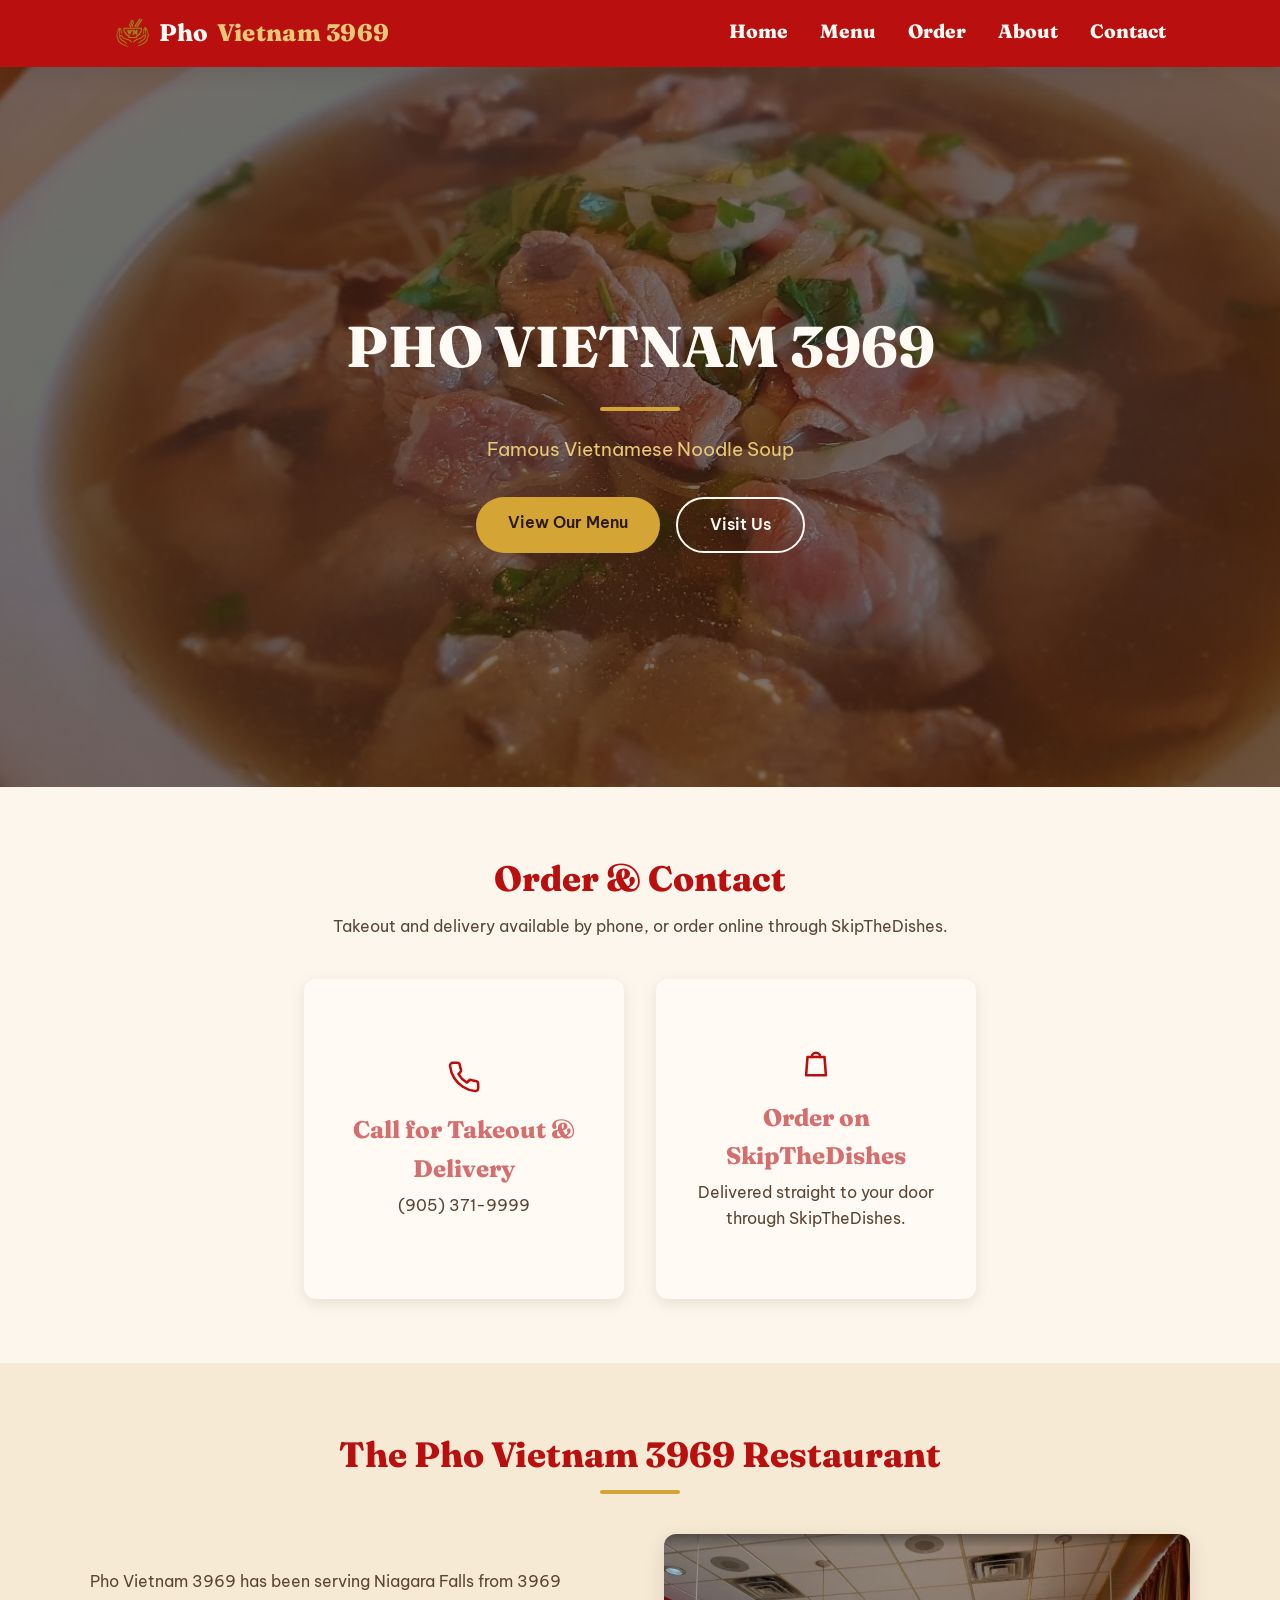
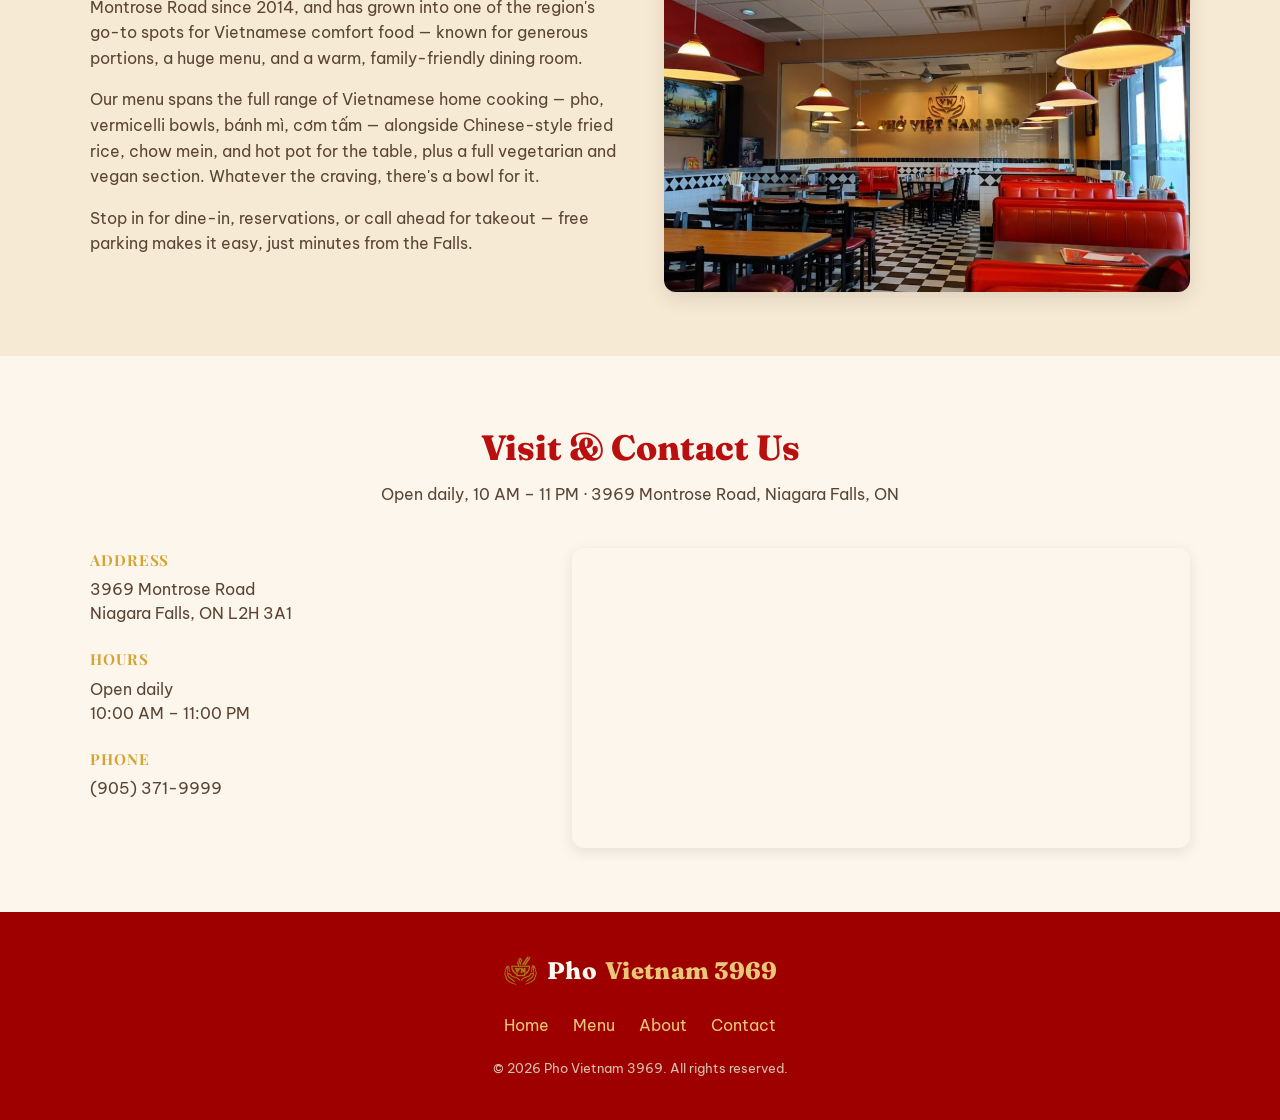
<file: index.html>
<!DOCTYPE html>
<html lang="en">
<head>
  <meta charset="UTF-8" />
  <meta name="viewport" content="width=device-width, initial-scale=1.0" />
  <title>Pho Vietnam 3969 | Vietnamese &amp; Chinese Cuisine</title>
  <meta name="description" content="Pho Vietnam 3969 — authentic Vietnamese and Chinese cuisine, famous for our staple Vietnamese noodle soup, pho." />
  <link rel="stylesheet" href="css/styles.css" />
  <link rel="preconnect" href="https://fonts.googleapis.com" />
  <link href="https://fonts.googleapis.com/css2?family=Fraunces:wght@800&family=Playfair+Display:wght@600;700;800&family=Be+Vietnam+Pro:wght@400;500;600;700&display=swap" rel="stylesheet" />
  <link rel="icon" href="assets/images/favicon.ico" sizes="any" />  
</head>
<body>
  <header class="site-header">
    <nav class="nav-wrap">
      <a href="index.html" class="logo"><img src="assets/images/pvLogo_thickened_light.png" alt="" class="logo-mark" />Pho <span>Vietnam 3969</span></a>
      <button class="nav-toggle" aria-label="Toggle navigation" aria-expanded="false">
        <span></span><span></span><span></span>
      </button>
      <ul class="nav-links">
        <li><a href="index.html">Home</a></li>
        <li><a href="menu.html">Menu</a></li>
        <li><a href="index.html#order">Order</a></li>
        <li><a href="index.html#about">About</a></li>
        <li><a href="index.html#contact">Contact</a></li>
      </ul>
    </nav>
  </header>

  <section class="hero">
    <div class="hero-content">
      <h1>PHO VIETNAM 3969</h1>
      <div class="divider"></div>
      <p class="tagline">Famous Vietnamese Noodle Soup</p>
      <div class="hero-buttons">
        <a href="menu.html" class="btn btn-accent">View Our Menu</a>
        <a href="#contact" class="btn btn-outline">Visit Us</a>
      </div>
    </div>
  </section>

  <section id="order" class="dishes">
    <div class="container">
      <h2 class="section-title">Order &amp; Contact</h2>
      <p class="section-subtitle">Takeout and delivery available by phone, or order online through SkipTheDishes.</p>
      <div class="dishes-grid dishes-grid-square">
        <a class="dish-card square-card" href="tel:+19053719999">
          <div class="dish-card-body">
            <svg class="dish-card-icon" width="34" height="34" viewBox="0 0 24 24" fill="none" stroke="currentColor" stroke-width="1.8" stroke-linecap="round" stroke-linejoin="round" aria-hidden="true">
              <path d="M22 16.92v3a2 2 0 0 1-2.18 2 19.79 19.79 0 0 1-8.63-3.07 19.5 19.5 0 0 1-6-6 19.79 19.79 0 0 1-3.07-8.67A2 2 0 0 1 4.11 2h3a2 2 0 0 1 2 1.72c.127.96.362 1.903.7 2.81a2 2 0 0 1-.45 2.11L8.09 9.91a16 16 0 0 0 6 6l1.27-1.27a2 2 0 0 1 2.11-.45c.907.338 1.85.573 2.81.7A2 2 0 0 1 22 16.92z" />
            </svg>
            <h3>Call for Takeout &amp; Delivery</h3>
            <p>(905) 371-9999</p>
          </div>
        </a>
        <a class="dish-card square-card" href="https://www.skipthedishes.com/pho-vietnam-montrose" target="_blank" rel="noopener">
          <div class="dish-card-body">
            <svg class="dish-card-icon" width="34" height="34" viewBox="0 0 24 24" fill="none" stroke="currentColor" stroke-width="1.8" stroke-linecap="round" stroke-linejoin="round" aria-hidden="true">
              <path d="M6 7h12l1 13H5L6 7z" />
              <path d="M9 7a3 3 0 0 1 6 0" />
            </svg>
            <h3>Order on SkipTheDishes</h3>
            <p>Delivered straight to your door through SkipTheDishes.</p>
          </div>
        </a>
      </div>
    </div>
  </section>

  <section id="about" class="about-section">
    <div class="container">
      <h2 class="section-title">The Pho Vietnam 3969 Restaurant</h2>
      <div class="divider"></div>
      <div class="about-grid">
        <div class="about-text">
          <p>Pho Vietnam 3969 has been serving Niagara Falls from 3969 Montrose Road since 2014, and has
            grown into one of the region's go-to spots for Vietnamese comfort food — known for generous
            portions, a huge menu, and a warm, family-friendly dining room.</p>
          <p>Our menu spans the full range of Vietnamese home cooking — pho, vermicelli bowls, bánh mì,
            cơm tấm — alongside Chinese-style fried rice, chow mein, and hot pot for the table, plus a full
            vegetarian and vegan section. Whatever the craving, there's a bowl for it.</p>
          <p>Stop in for dine-in, reservations, or call ahead for takeout — free parking makes it easy, just minutes from
            the Falls.</p>
        </div>
        <img src="assets/images/img2(interior).jpg" alt="Restaurant" />
      </div>
    </div>
  </section>

  <section id="contact" class="contact">
    <div class="container">
      <h2 class="section-title">Visit &amp; Contact Us</h2>
      <p class="section-subtitle">Open daily, 10 AM – 11 PM &middot; 3969 Montrose Road, Niagara Falls, ON</p>
      <div class="contact-grid">
        <div class="contact-info">
          <div>
            <h3>Address</h3>
            <p><a href="https://www.google.com/maps?q=3969+Montrose+Road,+Niagara+Falls,+ON+L2H+3A1" target="_blank" rel="noopener">3969 Montrose Road<br />Niagara Falls, ON L2H 3A1</a></p>
          </div>
          <div>
            <h3>Hours</h3>
            <p>Open daily<br />10:00 AM – 11:00 PM</p>
          </div>
          <div>
            <h3>Phone</h3>
            <p><a href="tel:+19053719999">(905) 371-9999</a></p>
          </div>
        </div>
        <iframe
          class="map-frame"
          src="https://www.google.com/maps?q=3969+Montrose+Road,+Niagara+Falls,+ON+L2H+3A1&output=embed"
          loading="lazy"
          referrerpolicy="no-referrer-when-downgrade"
          title="Map to Pho Vietnam 3969">
        </iframe>
      </div>
    </div>
  </section>

  <footer class="site-footer">
    <div class="logo"><img src="assets/images/pvLogo_thickened_light.png" alt="" class="logo-mark" />Pho <span>Vietnam 3969</span></div>
    <ul class="footer-links">
      <li><a href="index.html">Home</a></li>
      <li><a href="menu.html">Menu</a></li>
      <li><a href="index.html#about">About</a></li>
      <li><a href="index.html#contact">Contact</a></li>
    </ul>
    <small>&copy; 2026 Pho Vietnam 3969. All rights reserved.</small>
  </footer>

  <script src="js/main.js"></script>
</body>
</html>
</file>
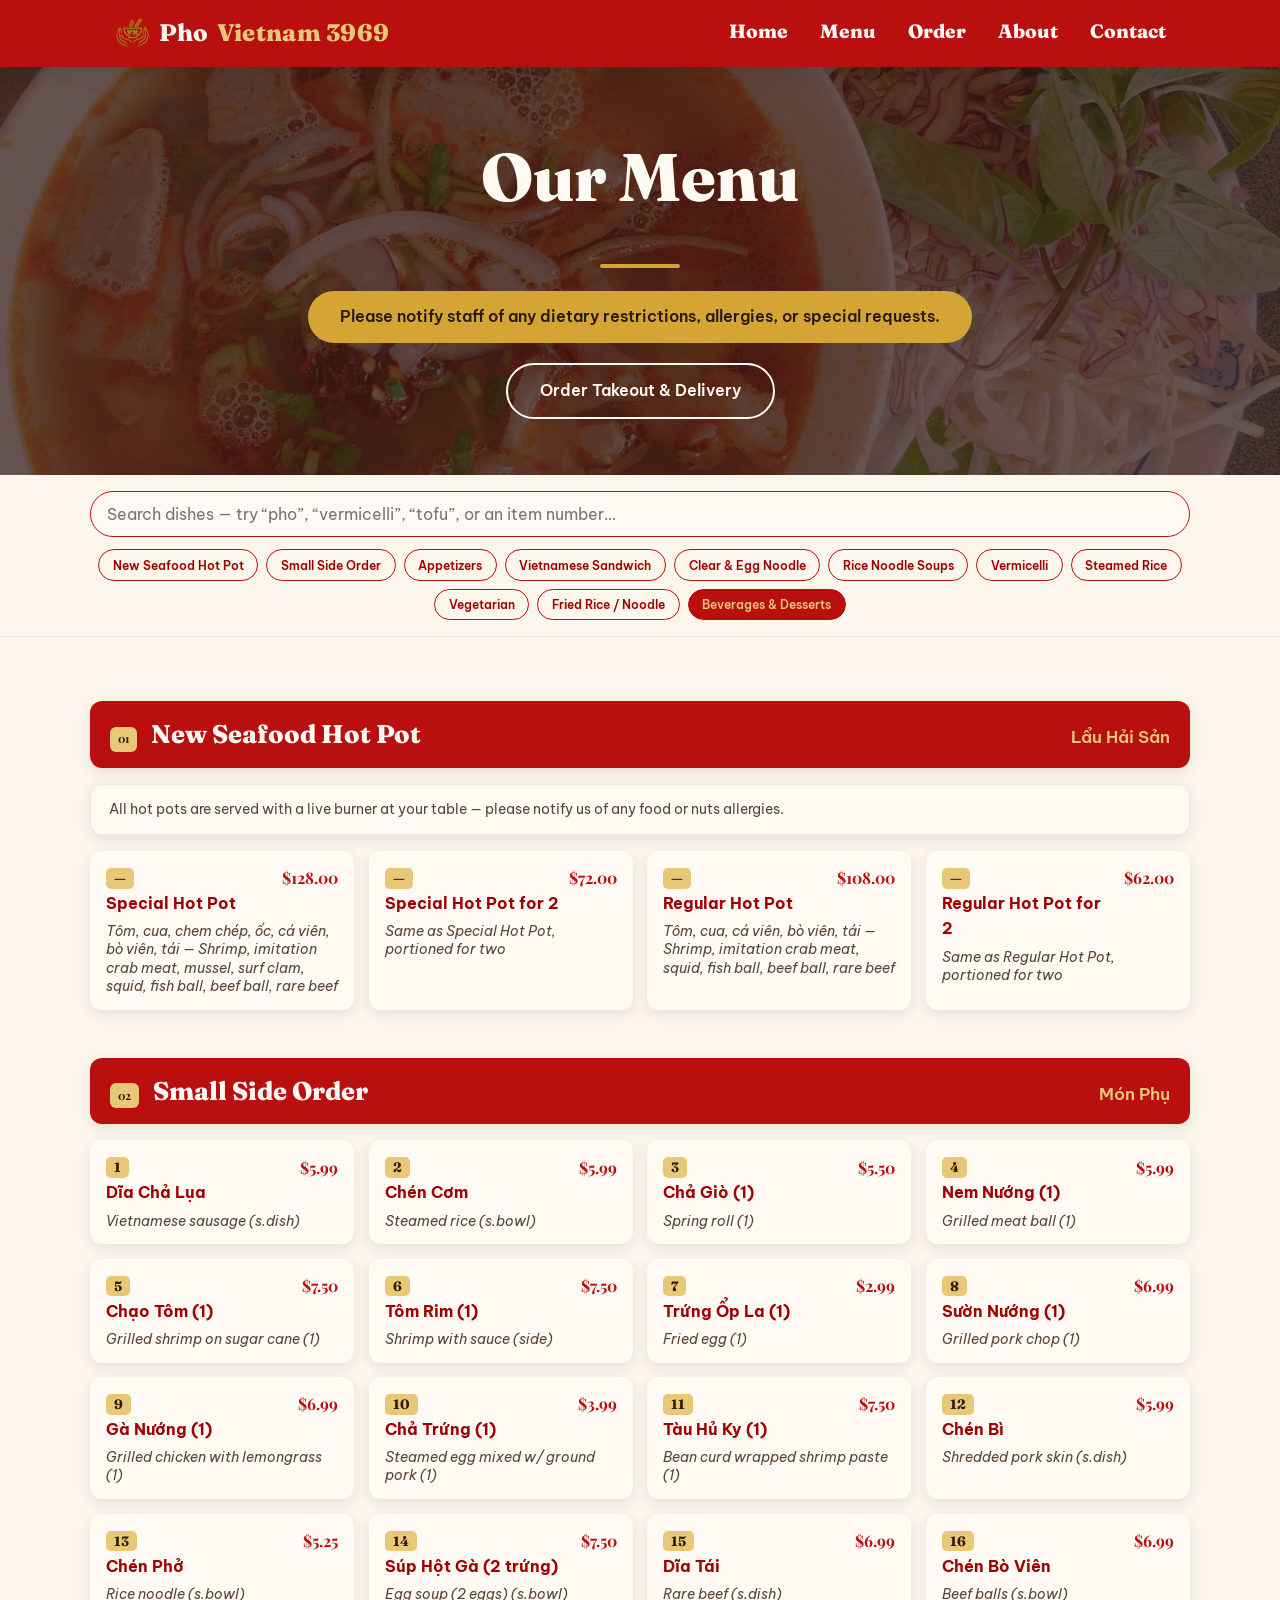
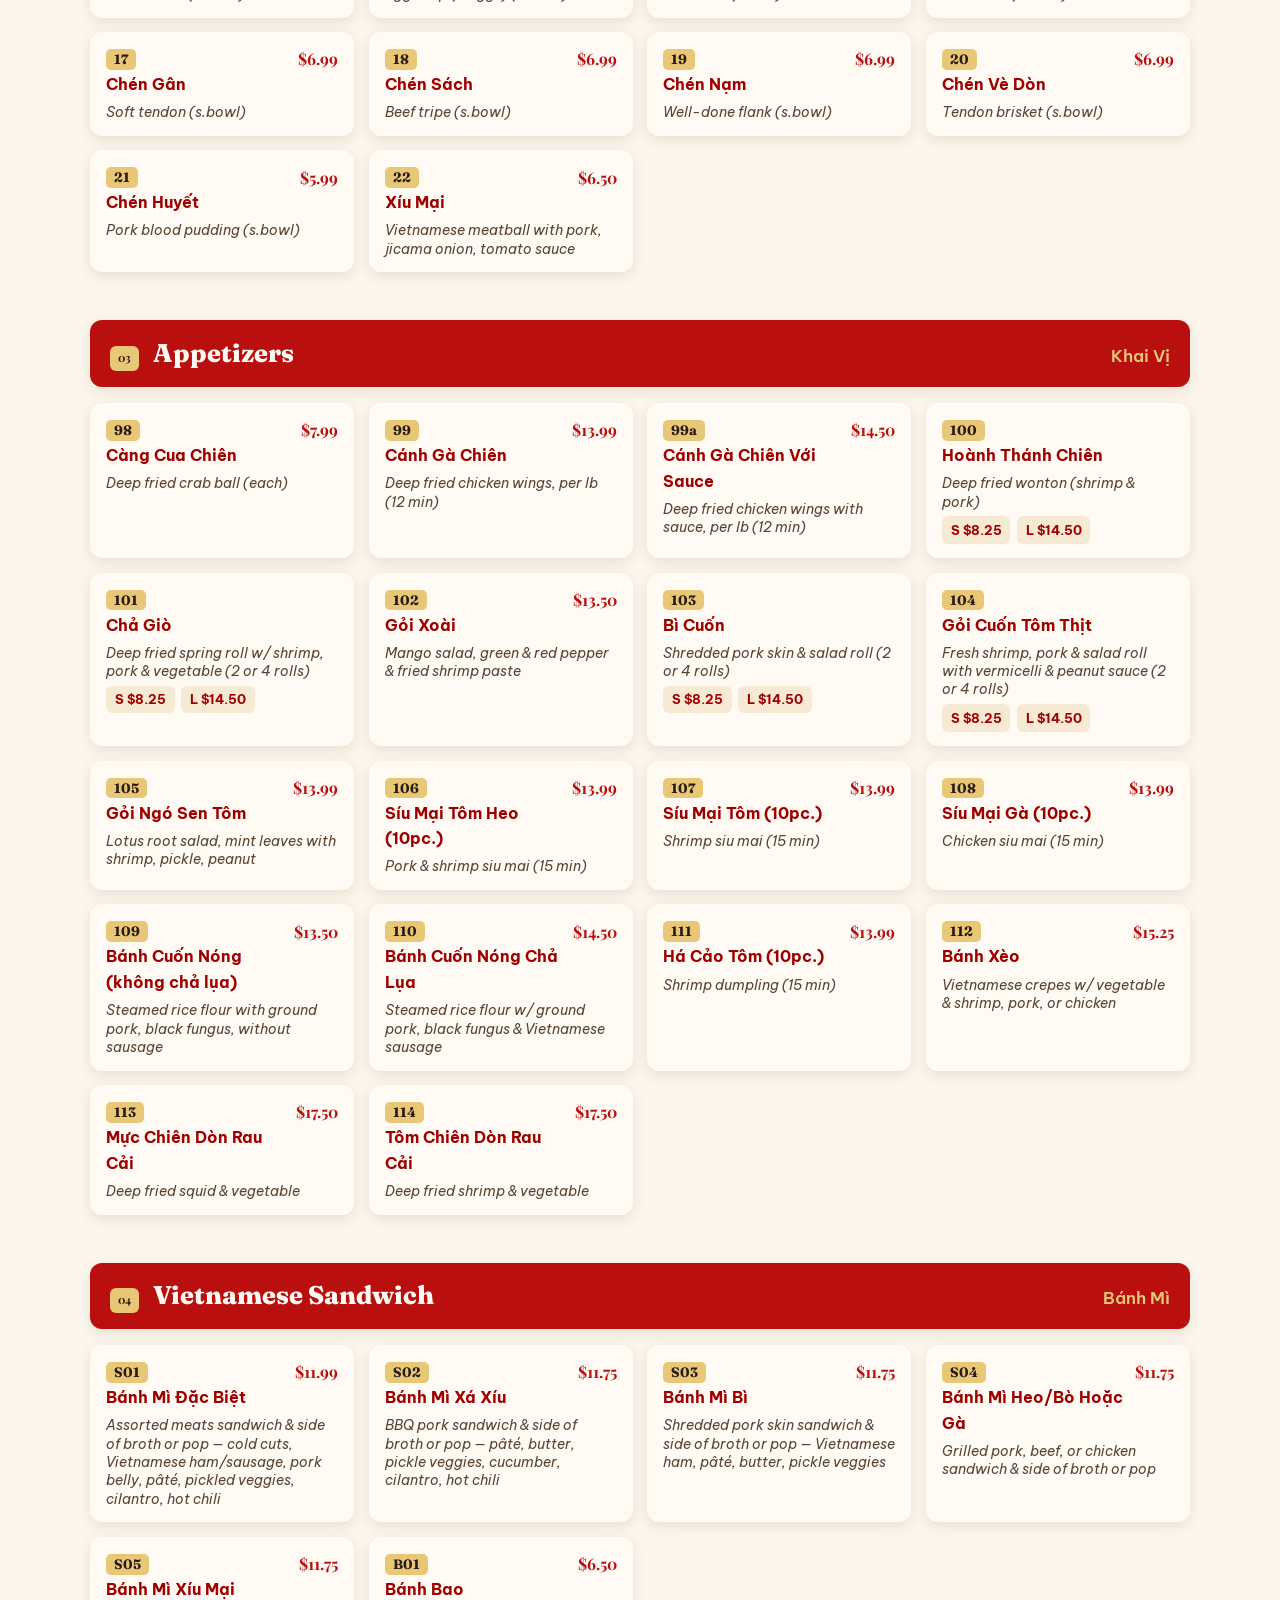
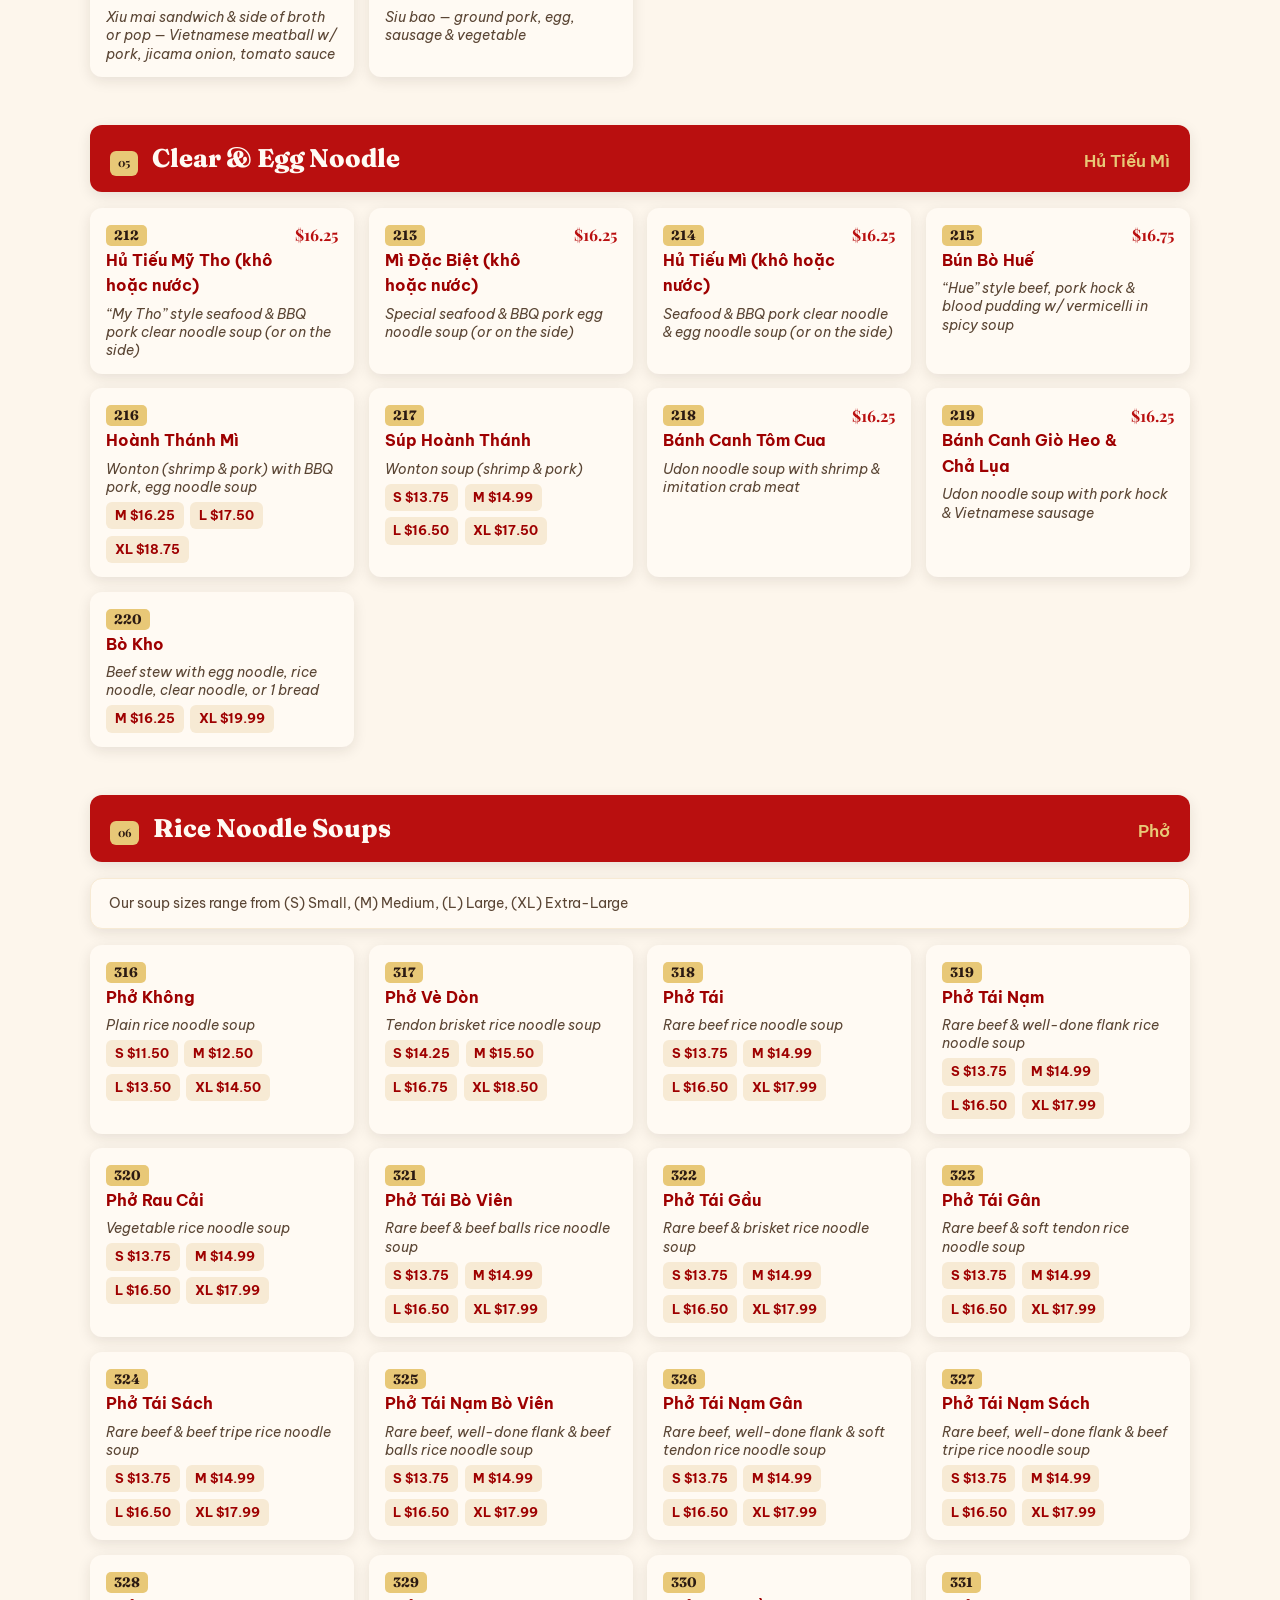
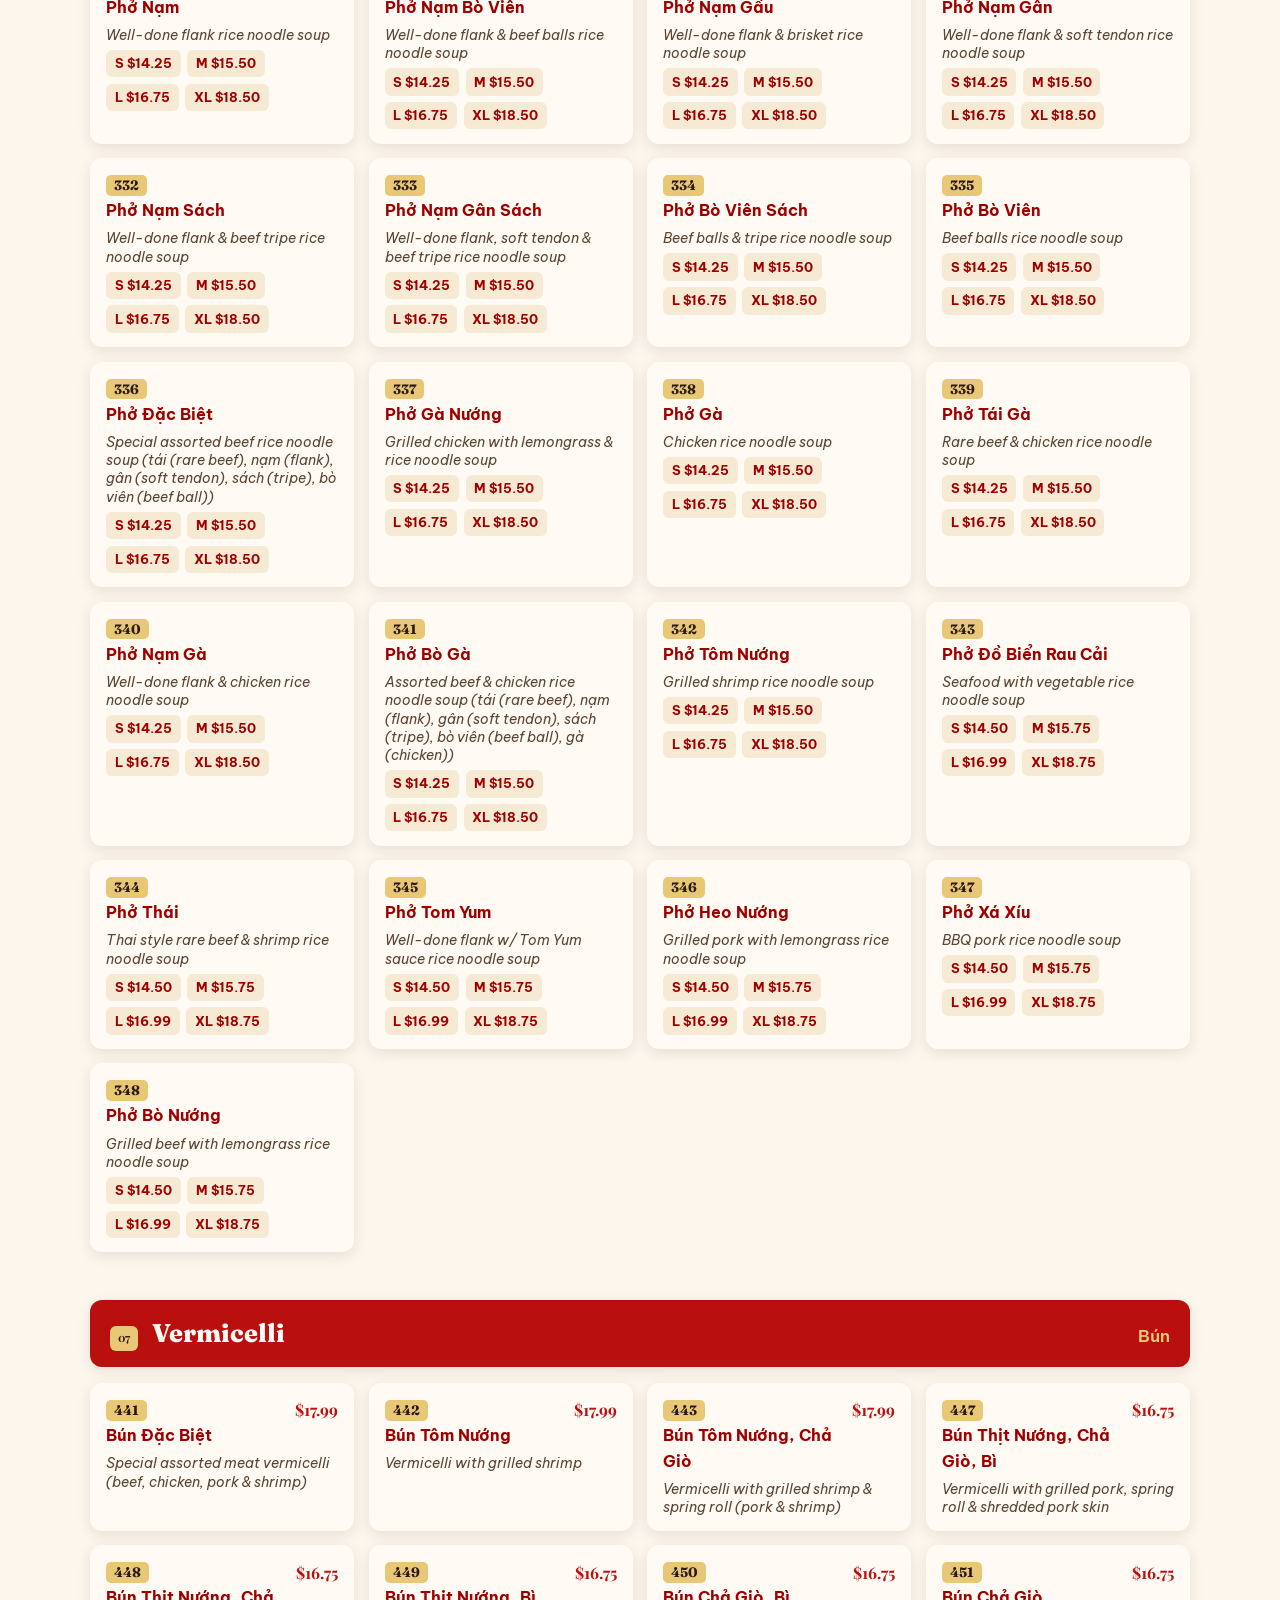
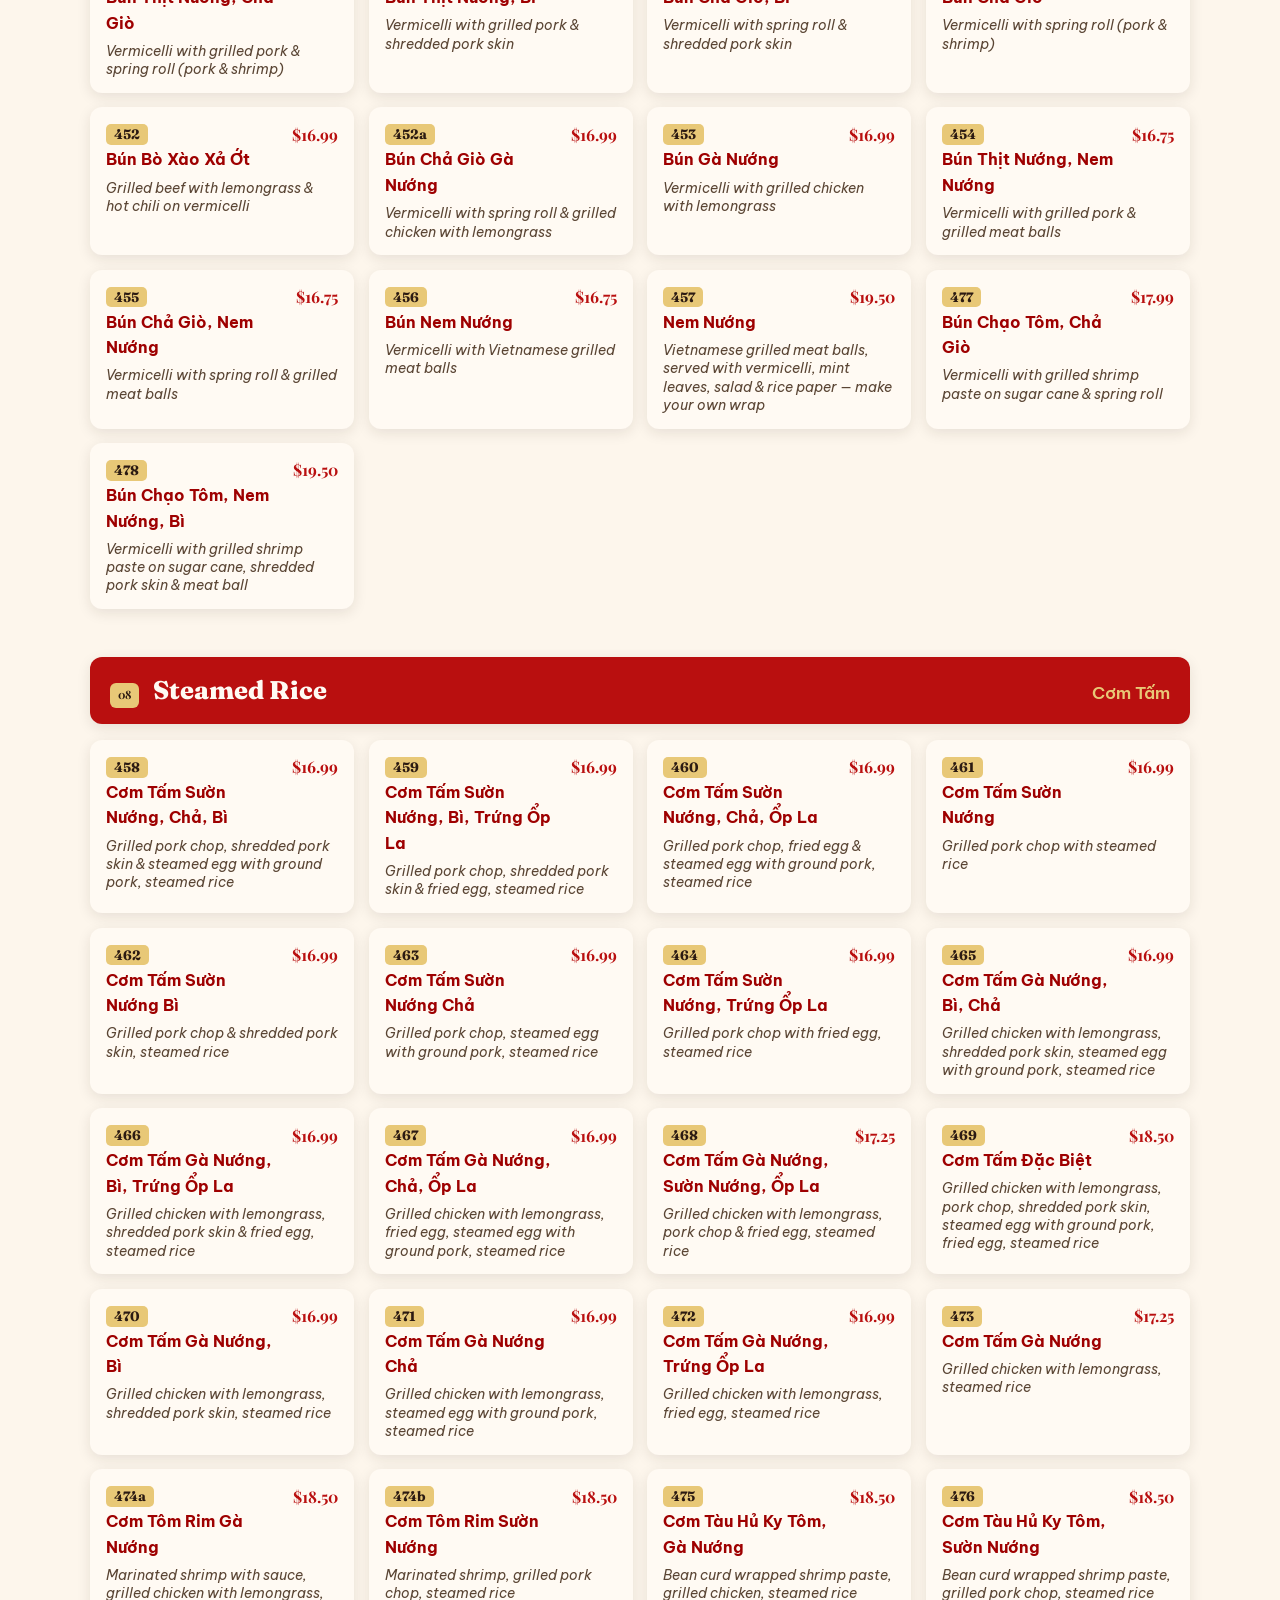
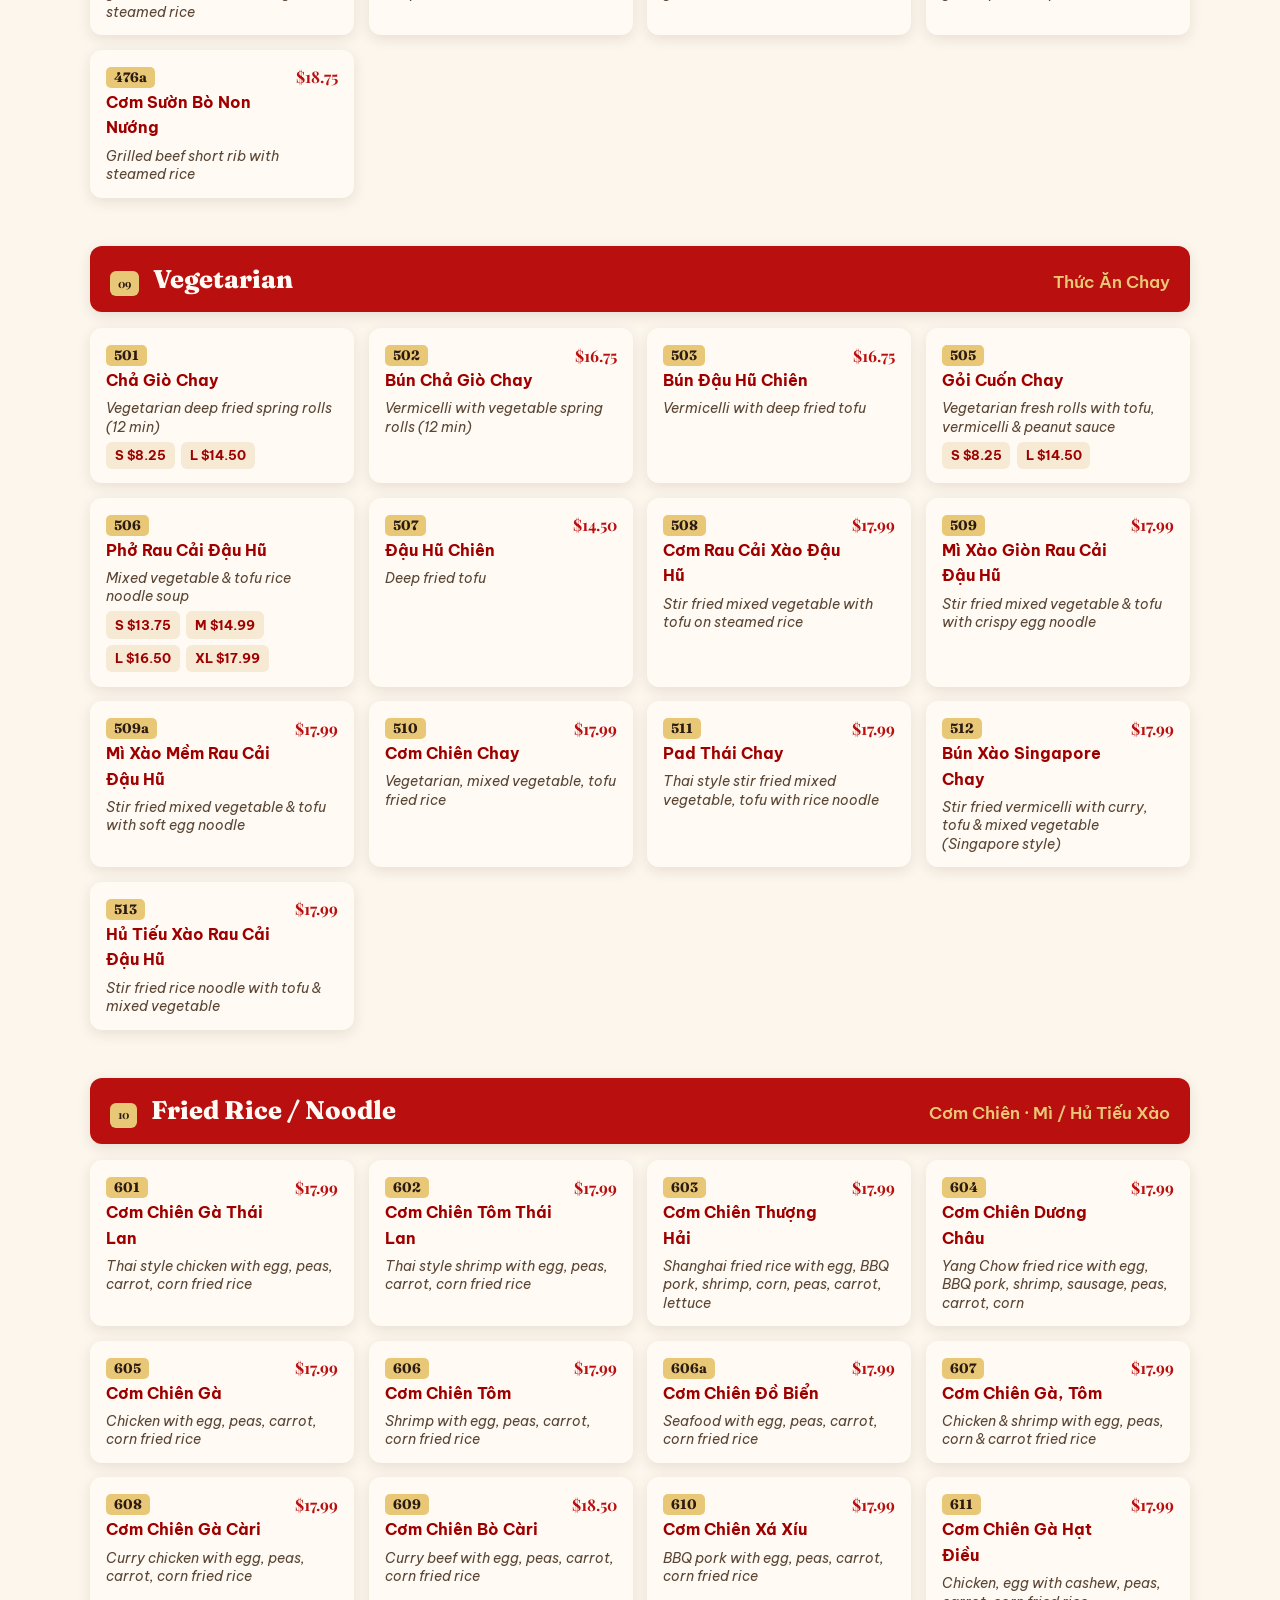
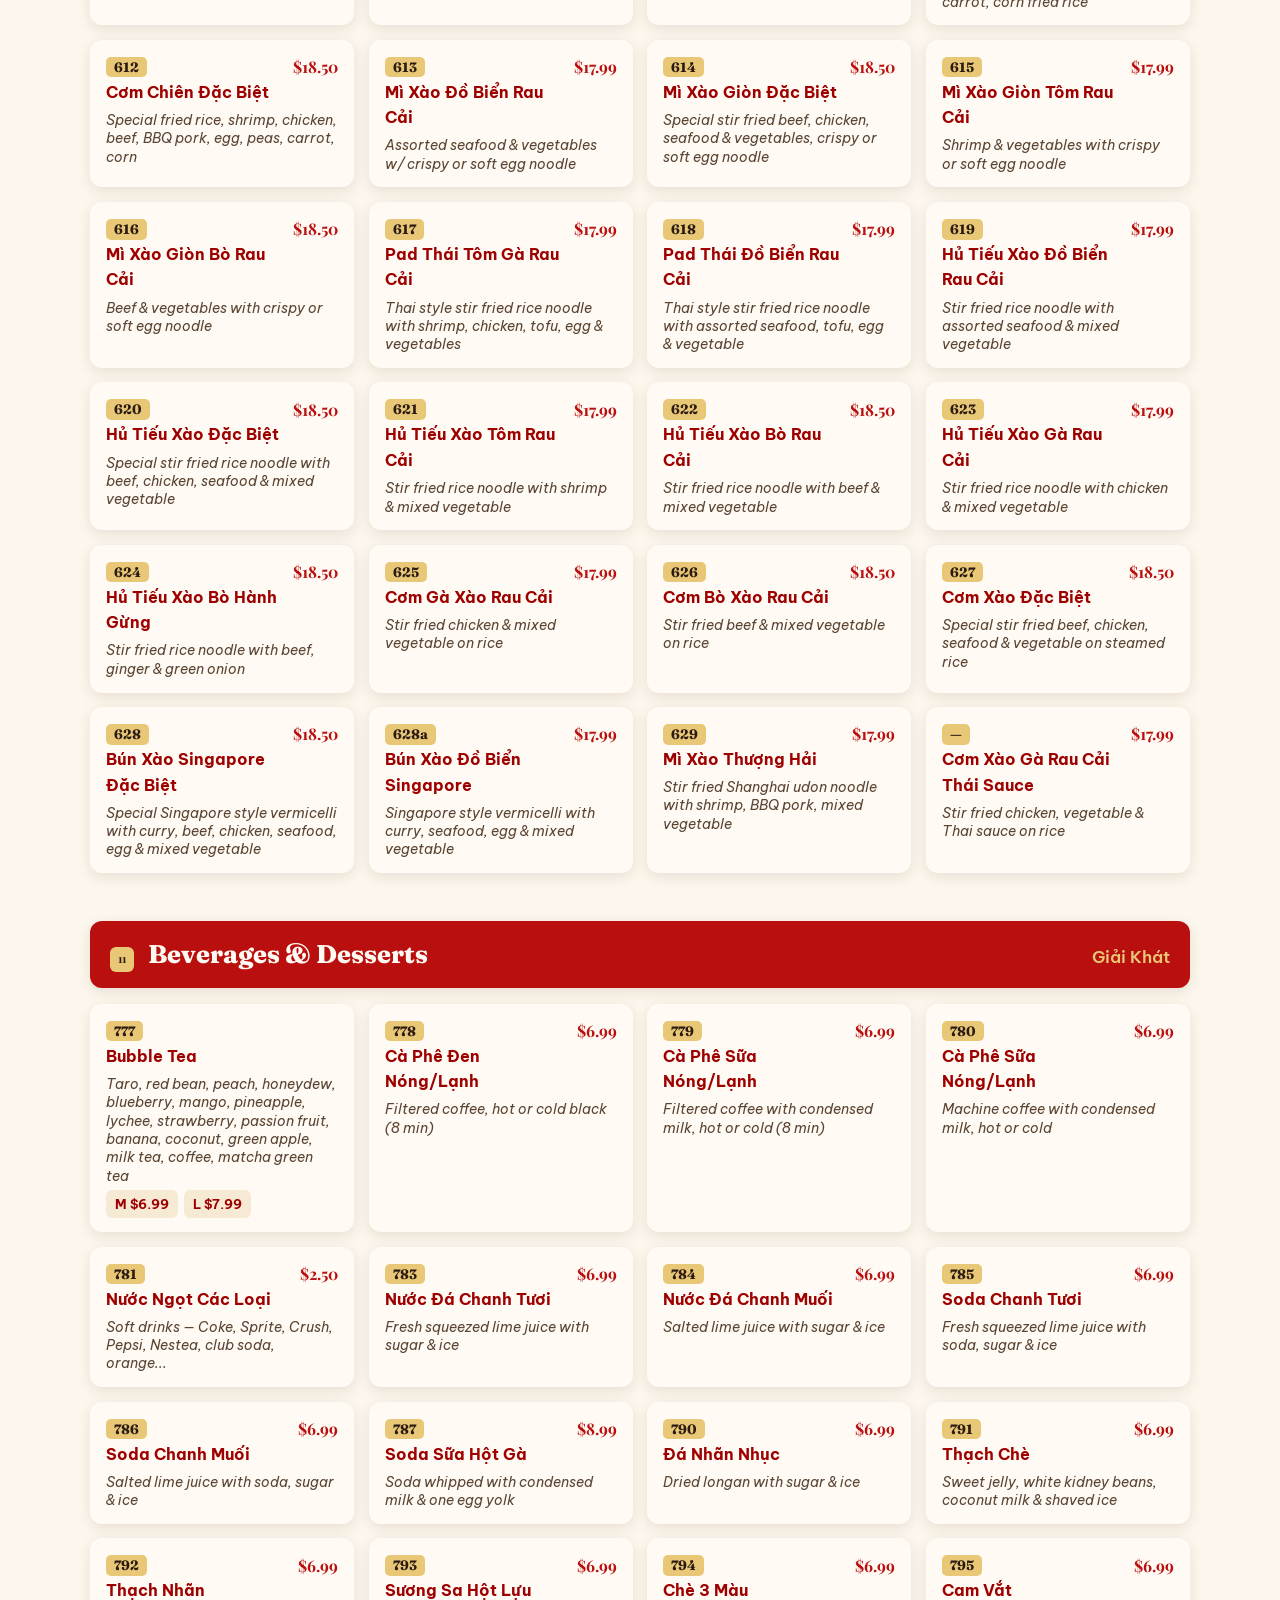
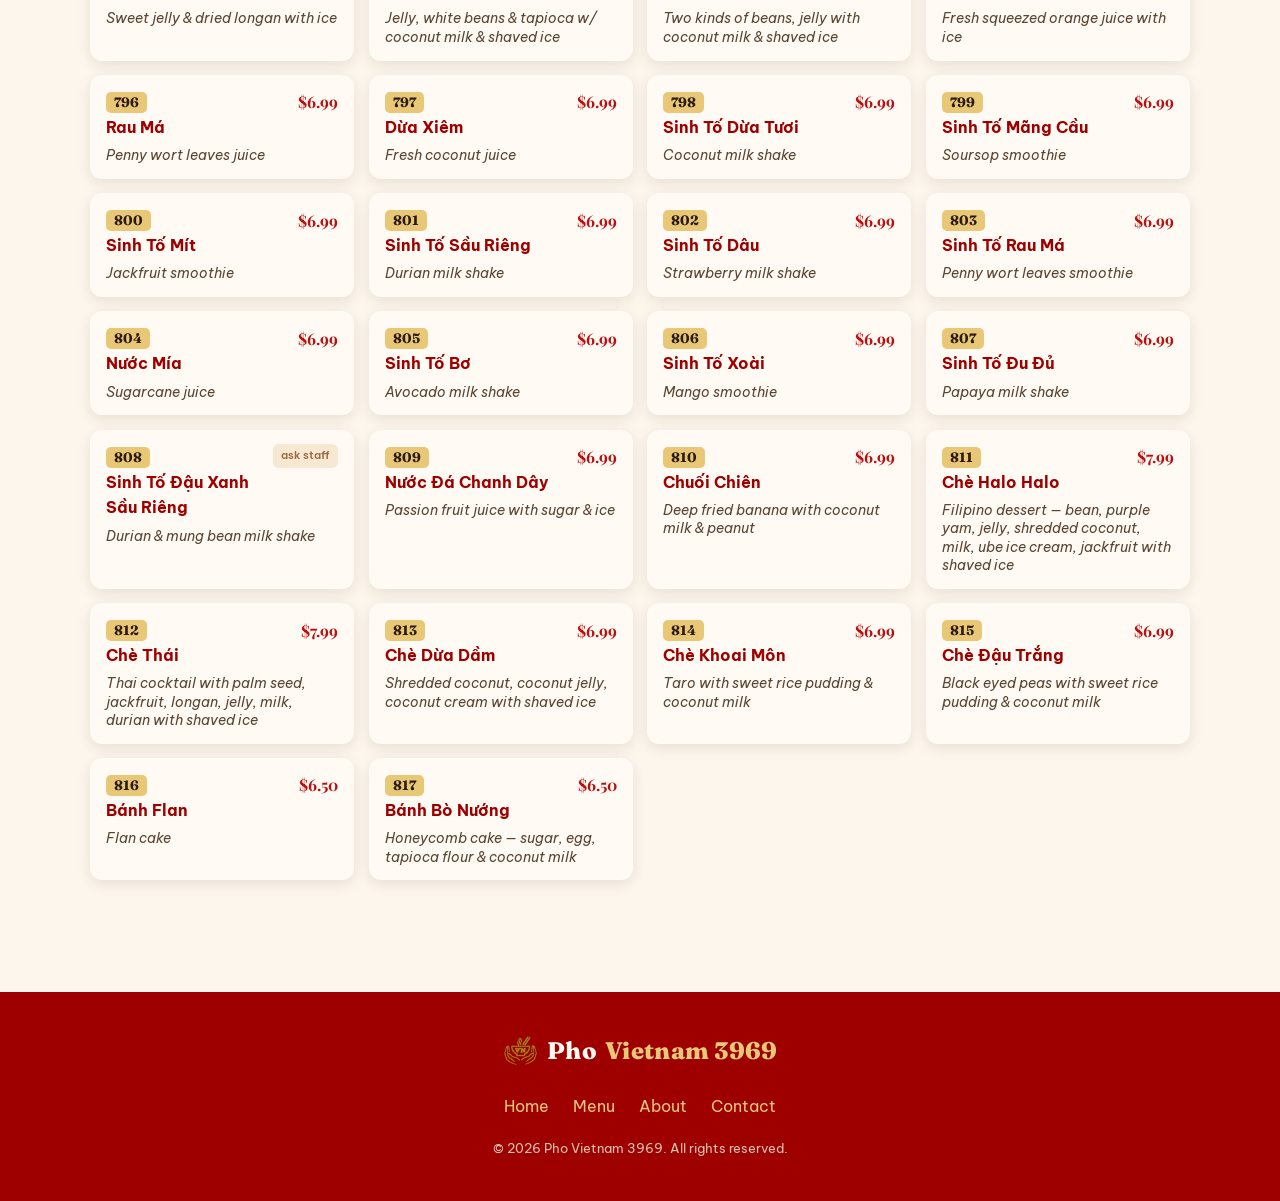
<file: menu.html>
<!DOCTYPE html>
<html lang="en">
<head>
  <meta charset="UTF-8" />
  <meta name="viewport" content="width=device-width, initial-scale=1.0" />
  <title>Menu | Pho Vietnam 3969</title>
  <meta name="description" content="Full menu at Pho Vietnam 3969 — hot pot, appetizers, banh mi, pho, vermicelli, com tam, vegetarian dishes, fried rice &amp; noodle, plus beverages and desserts. Search by name or item number." />
  <link rel="stylesheet" href="css/styles.css" />
  <link rel="preconnect" href="https://fonts.googleapis.com" />
  <link href="https://fonts.googleapis.com/css2?family=Fraunces:wght@800&family=Playfair+Display:wght@600;700;800&family=Be+Vietnam+Pro:wght@400;500;600;700&display=swap" rel="stylesheet" />
  <link rel="icon" href="assets/images/favicon.ico" sizes="any" />
</head>
<body>
  <header class="site-header">
    <nav class="nav-wrap">
      <a href="index.html" class="logo"><img src="assets/images/pvLogo_thickened_light.png" alt="" class="logo-mark" />Pho <span>Vietnam 3969</span></a>
      <button class="nav-toggle" aria-label="Toggle navigation" aria-expanded="false">
        <span></span><span></span><span></span>
      </button>
      <ul class="nav-links">
        <li><a href="index.html">Home</a></li>
        <li><a href="menu.html">Menu</a></li>
        <li><a href="index.html#order">Order</a></li>
        <li><a href="index.html#about">About</a></li>
        <li><a href="index.html#contact">Contact</a></li>
      </ul>
    </nav>
  </header>

  <section class="menu-hero">
    <h1>Our Menu</h1>
    <div class="divider"></div>
    <p class="menu-note">Please notify staff of any dietary restrictions, allergies, or special requests.</p>
    <a href="index.html#order" class="btn btn-outline">Order Takeout &amp; Delivery</a>
  </section>

  <div class="menu-controls">
    <div class="menu-controls-inner">
      <input type="text" id="menuSearch" class="menu-search" placeholder="Search dishes — try “pho”, “vermicelli”, “tofu”, or an item number…" />
      <nav class="menu-pills" id="menuPills"></nav>
    </div>
  </div>

  <section class="menu">
    <div class="container">
      <main id="menuMain"></main>
      <p class="menu-no-results" id="menuNoResults">No dishes match your search — try another word or item number.</p>
    </div>
  </section>

  <footer class="site-footer">
    <div class="logo"><img src="assets/images/pvLogo_thickened_light.png" alt="" class="logo-mark" />Pho <span>Vietnam 3969</span></div>
    <ul class="footer-links">
      <li><a href="index.html">Home</a></li>
      <li><a href="menu.html">Menu</a></li>
      <li><a href="index.html#about">About</a></li>
      <li><a href="index.html#contact">Contact</a></li>
    </ul>
    <small>&copy; 2026 Pho Vietnam 3969. All rights reserved.</small>
  </footer>

  <script src="js/main.js"></script>
  <script>
    // Published-to-web Google Sheet CSV URL. Non-technical price edits happen there;
    // leave blank to always use MENU_FALLBACK below.
    const SHEET_CSV_URL = "https://docs.google.com/spreadsheets/d/e/2PACX-1vSRsPVTCUrrC2QmS0LE0yGbw-2PML_rrbOsUBDLEswe1B7Z0eJshD21kk-i_3hARW05HYAB-6fzA0KQ/pub?gid=1941263767&single=true&output=csv";

    const MENU_FALLBACK = [
      {
        id: "hotpot", title: "New Seafood Hot Pot", viet: "Lẩu Hải Sản", num: "01",
        note: "All hot pots are served with a live burner at your table — please notify us of any food or nuts allergies.",
        items: [
          { code: "—", viet: "Special Hot Pot", eng: "Tôm, cua, chem chép, ốc, cá viên, bò viên, tái — Shrimp, imitation crab meat, mussel, surf clam, squid, fish ball, beef ball, rare beef", price: "128.00" },
          { code: "—", viet: "Special Hot Pot for 2", eng: "Same as Special Hot Pot, portioned for two", price: "72.00" },
          { code: "—", viet: "Regular Hot Pot", eng: "Tôm, cua, cá viên, bò viên, tái — Shrimp, imitation crab meat, squid, fish ball, beef ball, rare beef", price: "108.00" },
          { code: "—", viet: "Regular Hot Pot for 2", eng: "Same as Regular Hot Pot, portioned for two", price: "62.00" },
        ]
      },
      {
        id: "sides", title: "Small Side Order", viet: "Món Phụ", num: "02",
        items: [
          { code: "1", viet: "Dĩa Chả Lụa", eng: "Vietnamese sausage (s.dish)", price: "5.99" },
          { code: "2", viet: "Chén Cơm", eng: "Steamed rice (s.bowl)", price: "5.99" },
          { code: "3", viet: "Chả Giò (1)", eng: "Spring roll (1)", price: "5.50" },
          { code: "4", viet: "Nem Nướng (1)", eng: "Grilled meat ball (1)", price: "5.99" },
          { code: "5", viet: "Chạo Tôm (1)", eng: "Grilled shrimp on sugar cane (1)", price: "7.50" },
          { code: "6", viet: "Tôm Rim (1)", eng: "Shrimp with sauce (side)", price: "7.50" },
          { code: "7", viet: "Trứng Ổp La (1)", eng: "Fried egg (1)", price: "2.99" },
          { code: "8", viet: "Sườn Nướng (1)", eng: "Grilled pork chop (1)", price: "6.99" },
          { code: "9", viet: "Gà Nướng (1)", eng: "Grilled chicken with lemongrass (1)", price: "6.99" },
          { code: "10", viet: "Chả Trứng (1)", eng: "Steamed egg mixed w/ ground pork (1)", price: "3.99" },
          { code: "11", viet: "Tàu Hủ Ky (1)", eng: "Bean curd wrapped shrimp paste (1)", price: "7.50" },
          { code: "12", viet: "Chén Bì", eng: "Shredded pork skin (s.dish)", price: "5.99" },
          { code: "13", viet: "Chén Phở", eng: "Rice noodle (s.bowl)", price: "5.25" },
          { code: "14", viet: "Súp Hột Gà (2 trứng)", eng: "Egg soup (2 eggs) (s.bowl)", price: "7.50" },
          { code: "15", viet: "Dĩa Tái", eng: "Rare beef (s.dish)", price: "6.99" },
          { code: "16", viet: "Chén Bò Viên", eng: "Beef balls (s.bowl)", price: "6.99" },
          { code: "17", viet: "Chén Gân", eng: "Soft tendon (s.bowl)", price: "6.99" },
          { code: "18", viet: "Chén Sách", eng: "Beef tripe (s.bowl)", price: "6.99" },
          { code: "19", viet: "Chén Nạm", eng: "Well-done flank (s.bowl)", price: "6.99" },
          { code: "20", viet: "Chén Vè Dòn", eng: "Tendon brisket (s.bowl)", price: "6.99" },
          { code: "21", viet: "Chén Huyết", eng: "Pork blood pudding (s.bowl)", price: "5.99" },
          { code: "22", viet: "Xíu Mại", eng: "Vietnamese meatball with pork, jicama onion, tomato sauce", price: "6.50" },
        ]
      },
      {
        id: "appetizers", title: "Appetizers", viet: "Khai Vị", num: "03",
        items: [
          { code: "98", viet: "Càng Cua Chiên", eng: "Deep fried crab ball (each)", price: "7.99" },
          { code: "99", viet: "Cánh Gà Chiên", eng: "Deep fried chicken wings, per lb (12 min)", price: "13.99" },
          { code: "99a", viet: "Cánh Gà Chiên Với Sauce", eng: "Deep fried chicken wings with sauce, per lb (12 min)", price: "14.50" },
          { code: "100", viet: "Hoành Thánh Chiên", eng: "Deep fried wonton (shrimp & pork)", sizes: { S: "8.25", L: "14.50" } },
          { code: "101", viet: "Chả Giò", eng: "Deep fried spring roll w/ shrimp, pork & vegetable (2 or 4 rolls)", sizes: { S: "8.25", L: "14.50" } },
          { code: "102", viet: "Gỏi Xoài", eng: "Mango salad, green & red pepper & fried shrimp paste", price: "13.50" },
          { code: "103", viet: "Bì Cuốn", eng: "Shredded pork skin & salad roll (2 or 4 rolls)", sizes: { S: "8.25", L: "14.50" } },
          { code: "104", viet: "Gỏi Cuốn Tôm Thịt", eng: "Fresh shrimp, pork & salad roll with vermicelli & peanut sauce (2 or 4 rolls)", sizes: { S: "8.25", L: "14.50" } },
          { code: "105", viet: "Gỏi Ngó Sen Tôm", eng: "Lotus root salad, mint leaves with shrimp, pickle, peanut", price: "13.99" },
          { code: "106", viet: "Síu Mại Tôm Heo (10pc.)", eng: "Pork & shrimp siu mai (15 min)", price: "13.99" },
          { code: "107", viet: "Síu Mại Tôm (10pc.)", eng: "Shrimp siu mai (15 min)", price: "13.99" },
          { code: "108", viet: "Síu Mại Gà (10pc.)", eng: "Chicken siu mai (15 min)", price: "13.99" },
          { code: "109", viet: "Bánh Cuốn Nóng (không chả lụa)", eng: "Steamed rice flour with ground pork, black fungus, without sausage", price: "13.50" },
          { code: "110", viet: "Bánh Cuốn Nóng Chả Lụa", eng: "Steamed rice flour w/ ground pork, black fungus & Vietnamese sausage", price: "14.50" },
          { code: "111", viet: "Há Cảo Tôm (10pc.)", eng: "Shrimp dumpling (15 min)", price: "13.99" },
          { code: "112", viet: "Bánh Xèo", eng: "Vietnamese crepes w/ vegetable & shrimp, pork, or chicken", price: "15.25" },
          { code: "113", viet: "Mực Chiên Dòn Rau Cải", eng: "Deep fried squid & vegetable", price: "17.50" },
          { code: "114", viet: "Tôm Chiên Dòn Rau Cải", eng: "Deep fried shrimp & vegetable", price: "17.50" },
        ]
      },
      {
        id: "banhmi", title: "Vietnamese Sandwich", viet: "Bánh Mì", num: "04",
        items: [
          { code: "S01", viet: "Bánh Mì Đặc Biệt", eng: "Assorted meats sandwich & side of broth or pop — cold cuts, Vietnamese ham/sausage, pork belly, pâté, pickled veggies, cilantro, hot chili", price: "11.99" },
          { code: "S02", viet: "Bánh Mì Xá Xíu", eng: "BBQ pork sandwich & side of broth or pop — pâté, butter, pickle veggies, cucumber, cilantro, hot chili", price: "11.75" },
          { code: "S03", viet: "Bánh Mì Bì", eng: "Shredded pork skin sandwich & side of broth or pop — Vietnamese ham, pâté, butter, pickle veggies", price: "11.75" },
          { code: "S04", viet: "Bánh Mì Heo/Bò Hoặc Gà", eng: "Grilled pork, beef, or chicken sandwich & side of broth or pop", price: "11.75" },
          { code: "S05", viet: "Bánh Mì Xíu Mại", eng: "Xiu mai sandwich & side of broth or pop — Vietnamese meatball w/ pork, jicama onion, tomato sauce", price: "11.75" },
          { code: "B01", viet: "Bánh Bao", eng: "Siu bao — ground pork, egg, sausage & vegetable", price: "6.50" },
        ]
      },
      {
        id: "noodles", title: "Clear & Egg Noodle", viet: "Hủ Tiếu Mì", num: "05",
        items: [
          { code: "212", viet: "Hủ Tiếu Mỹ Tho (khô hoặc nước)", eng: "“My Tho” style seafood & BBQ pork clear noodle soup (or on the side)", price: "16.25" },
          { code: "213", viet: "Mì Đặc Biệt (khô hoặc nước)", eng: "Special seafood & BBQ pork egg noodle soup (or on the side)", price: "16.25" },
          { code: "214", viet: "Hủ Tiếu Mì (khô hoặc nước)", eng: "Seafood & BBQ pork clear noodle & egg noodle soup (or on the side)", price: "16.25" },
          { code: "215", viet: "Bún Bò Huế", eng: "“Hue” style beef, pork hock & blood pudding w/ vermicelli in spicy soup", price: "16.75" },
          { code: "216", viet: "Hoành Thánh Mì", eng: "Wonton (shrimp & pork) with BBQ pork, egg noodle soup", sizes: { M: "16.25", L: "17.50", XL: "18.75" } },
          { code: "217", viet: "Súp Hoành Thánh", eng: "Wonton soup (shrimp & pork)", sizes: { S: "13.75", M: "14.99", L: "16.50", XL: "17.50" } },
          { code: "218", viet: "Bánh Canh Tôm Cua", eng: "Udon noodle soup with shrimp & imitation crab meat", price: "16.25" },
          { code: "219", viet: "Bánh Canh Giò Heo & Chả Lụa", eng: "Udon noodle soup with pork hock & Vietnamese sausage", price: "16.25" },
          { code: "220", viet: "Bò Kho", eng: "Beef stew with egg noodle, rice noodle, clear noodle, or 1 bread", sizes: { M: "16.25", XL: "19.99" } },
        ]
      },
      {
        id: "pho", title: "Rice Noodle Soups", viet: "Phở", num: "06",
        note: "Our soup sizes range from (S) Small, (M) Medium, (L) Large, (XL) Extra-Large",
        items: [
          { code: "316", viet: "Phở Không", eng: "Plain rice noodle soup", sizes: { S: "11.50", M: "12.50", L: "13.50", XL: "14.50" } },
          { code: "317", viet: "Phở Vè Dòn", eng: "Tendon brisket rice noodle soup", sizes: { S: "14.25", M: "15.50", L: "16.75", XL: "18.50" } },
          { code: "318", viet: "Phở Tái", eng: "Rare beef rice noodle soup", sizes: { S: "13.75", M: "14.99", L: "16.50", XL: "17.99" } },
          { code: "319", viet: "Phở Tái Nạm", eng: "Rare beef & well-done flank rice noodle soup", sizes: { S: "13.75", M: "14.99", L: "16.50", XL: "17.99" } },
          { code: "320", viet: "Phở Rau Cải", eng: "Vegetable rice noodle soup", sizes: { S: "13.75", M: "14.99", L: "16.50", XL: "17.99" } },
          { code: "321", viet: "Phở Tái Bò Viên", eng: "Rare beef & beef balls rice noodle soup", sizes: { S: "13.75", M: "14.99", L: "16.50", XL: "17.99" } },
          { code: "322", viet: "Phở Tái Gầu", eng: "Rare beef & brisket rice noodle soup", sizes: { S: "13.75", M: "14.99", L: "16.50", XL: "17.99" } },
          { code: "323", viet: "Phở Tái Gân", eng: "Rare beef & soft tendon rice noodle soup", sizes: { S: "13.75", M: "14.99", L: "16.50", XL: "17.99" } },
          { code: "324", viet: "Phở Tái Sách", eng: "Rare beef & beef tripe rice noodle soup", sizes: { S: "13.75", M: "14.99", L: "16.50", XL: "17.99" } },
          { code: "325", viet: "Phở Tái Nạm Bò Viên", eng: "Rare beef, well-done flank & beef balls rice noodle soup", sizes: { S: "13.75", M: "14.99", L: "16.50", XL: "17.99" } },
          { code: "326", viet: "Phở Tái Nạm Gân", eng: "Rare beef, well-done flank & soft tendon rice noodle soup", sizes: { S: "13.75", M: "14.99", L: "16.50", XL: "17.99" } },
          { code: "327", viet: "Phở Tái Nạm Sách", eng: "Rare beef, well-done flank & beef tripe rice noodle soup", sizes: { S: "13.75", M: "14.99", L: "16.50", XL: "17.99" } },
          { code: "328", viet: "Phở Nạm", eng: "Well-done flank rice noodle soup", sizes: { S: "14.25", M: "15.50", L: "16.75", XL: "18.50" } },
          { code: "329", viet: "Phở Nạm Bò Viên", eng: "Well-done flank & beef balls rice noodle soup", sizes: { S: "14.25", M: "15.50", L: "16.75", XL: "18.50" } },
          { code: "330", viet: "Phở Nạm Gầu", eng: "Well-done flank & brisket rice noodle soup", sizes: { S: "14.25", M: "15.50", L: "16.75", XL: "18.50" } },
          { code: "331", viet: "Phở Nạm Gân", eng: "Well-done flank & soft tendon rice noodle soup", sizes: { S: "14.25", M: "15.50", L: "16.75", XL: "18.50" } },
          { code: "332", viet: "Phở Nạm Sách", eng: "Well-done flank & beef tripe rice noodle soup", sizes: { S: "14.25", M: "15.50", L: "16.75", XL: "18.50" } },
          { code: "333", viet: "Phở Nạm Gân Sách", eng: "Well-done flank, soft tendon & beef tripe rice noodle soup", sizes: { S: "14.25", M: "15.50", L: "16.75", XL: "18.50" } },
          { code: "334", viet: "Phở Bò Viên Sách", eng: "Beef balls & tripe rice noodle soup", sizes: { S: "14.25", M: "15.50", L: "16.75", XL: "18.50" } },
          { code: "335", viet: "Phở Bò Viên", eng: "Beef balls rice noodle soup", sizes: { S: "14.25", M: "15.50", L: "16.75", XL: "18.50" } },
          { code: "336", viet: "Phở Đặc Biệt", eng: "Special assorted beef rice noodle soup (tái (rare beef), nạm (flank), gân (soft tendon), sách (tripe), bò viên (beef ball))", sizes: { S: "14.25", M: "15.50", L: "16.75", XL: "18.50" } },
          { code: "337", viet: "Phở Gà Nướng", eng: "Grilled chicken with lemongrass & rice noodle soup", sizes: { S: "14.25", M: "15.50", L: "16.75", XL: "18.50" } },
          { code: "338", viet: "Phở Gà", eng: "Chicken rice noodle soup", sizes: { S: "14.25", M: "15.50", L: "16.75", XL: "18.50" } },
          { code: "339", viet: "Phở Tái Gà", eng: "Rare beef & chicken rice noodle soup", sizes: { S: "14.25", M: "15.50", L: "16.75", XL: "18.50" } },
          { code: "340", viet: "Phở Nạm Gà", eng: "Well-done flank & chicken rice noodle soup", sizes: { S: "14.25", M: "15.50", L: "16.75", XL: "18.50" } },
          { code: "341", viet: "Phở Bò Gà", eng: "Assorted beef & chicken rice noodle soup (tái (rare beef), nạm (flank), gân (soft tendon), sách (tripe), bò viên (beef ball), gà (chicken))", sizes: { S: "14.25", M: "15.50", L: "16.75", XL: "18.50" } },
          { code: "342", viet: "Phở Tôm Nướng", eng: "Grilled shrimp rice noodle soup", sizes: { S: "14.25", M: "15.50", L: "16.75", XL: "18.50" } },
          { code: "343", viet: "Phở Đồ Biển Rau Cải", eng: "Seafood with vegetable rice noodle soup", sizes: { S: "14.50", M: "15.75", L: "16.99", XL: "18.75" } },
          { code: "344", viet: "Phở Thái", eng: "Thai style rare beef & shrimp rice noodle soup", sizes: { S: "14.50", M: "15.75", L: "16.99", XL: "18.75" } },
          { code: "345", viet: "Phở Tom Yum", eng: "Well-done flank w/ Tom Yum sauce rice noodle soup", sizes: { S: "14.50", M: "15.75", L: "16.99", XL: "18.75" } },
          { code: "346", viet: "Phở Heo Nướng", eng: "Grilled pork with lemongrass rice noodle soup", sizes: { S: "14.50", M: "15.75", L: "16.99", XL: "18.75" } },
          { code: "347", viet: "Phở Xá Xíu", eng: "BBQ pork rice noodle soup", sizes: { S: "14.50", M: "15.75", L: "16.99", XL: "18.75" } },
          { code: "348", viet: "Phở Bò Nướng", eng: "Grilled beef with lemongrass rice noodle soup", sizes: { S: "14.50", M: "15.75", L: "16.99", XL: "18.75" } },
        ]
      },
      {
        id: "bun", title: "Vermicelli", viet: "Bún", num: "07",
        items: [
          { code: "441", viet: "Bún Đặc Biệt", eng: "Special assorted meat vermicelli (beef, chicken, pork & shrimp)", price: "17.99" },
          { code: "442", viet: "Bún Tôm Nướng", eng: "Vermicelli with grilled shrimp", price: "17.99" },
          { code: "443", viet: "Bún Tôm Nướng, Chả Giò", eng: "Vermicelli with grilled shrimp & spring roll (pork & shrimp)", price: "17.99" },
          { code: "447", viet: "Bún Thịt Nướng, Chả Giò, Bì", eng: "Vermicelli with grilled pork, spring roll & shredded pork skin", price: "16.75" },
          { code: "448", viet: "Bún Thịt Nướng, Chả Giò", eng: "Vermicelli with grilled pork & spring roll (pork & shrimp)", price: "16.75" },
          { code: "449", viet: "Bún Thịt Nướng, Bì", eng: "Vermicelli with grilled pork & shredded pork skin", price: "16.75" },
          { code: "450", viet: "Bún Chả Giò, Bì", eng: "Vermicelli with spring roll & shredded pork skin", price: "16.75" },
          { code: "451", viet: "Bún Chả Giò", eng: "Vermicelli with spring roll (pork & shrimp)", price: "16.75" },
          { code: "452", viet: "Bún Bò Xào Xả Ớt", eng: "Grilled beef with lemongrass & hot chili on vermicelli", price: "16.99" },
          { code: "452a", viet: "Bún Chả Giò Gà Nướng", eng: "Vermicelli with spring roll & grilled chicken with lemongrass", price: "16.99" },
          { code: "453", viet: "Bún Gà Nướng", eng: "Vermicelli with grilled chicken with lemongrass", price: "16.99" },
          { code: "454", viet: "Bún Thịt Nướng, Nem Nướng", eng: "Vermicelli with grilled pork & grilled meat balls", price: "16.75" },
          { code: "455", viet: "Bún Chả Giò, Nem Nướng", eng: "Vermicelli with spring roll & grilled meat balls", price: "16.75" },
          { code: "456", viet: "Bún Nem Nướng", eng: "Vermicelli with Vietnamese grilled meat balls", price: "16.75" },
          { code: "457", viet: "Nem Nướng", eng: "Vietnamese grilled meat balls, served with vermicelli, mint leaves, salad & rice paper — make your own wrap", price: "19.50" },
          { code: "477", viet: "Bún Chạo Tôm, Chả Giò", eng: "Vermicelli with grilled shrimp paste on sugar cane & spring roll", price: "17.99" },
          { code: "478", viet: "Bún Chạo Tôm, Nem Nướng, Bì", eng: "Vermicelli with grilled shrimp paste on sugar cane, shredded pork skin & meat ball", price: "19.50" },
        ]
      },
      {
        id: "comtam", title: "Steamed Rice", viet: "Cơm Tấm", num: "08",
        items: [
          { code: "458", viet: "Cơm Tấm Sườn Nướng, Chả, Bì", eng: "Grilled pork chop, shredded pork skin & steamed egg with ground pork, steamed rice", price: "16.99" },
          { code: "459", viet: "Cơm Tấm Sườn Nướng, Bì, Trứng Ổp La", eng: "Grilled pork chop, shredded pork skin & fried egg, steamed rice", price: "16.99" },
          { code: "460", viet: "Cơm Tấm Sườn Nướng, Chả, Ổp La", eng: "Grilled pork chop, fried egg & steamed egg with ground pork, steamed rice", price: "16.99" },
          { code: "461", viet: "Cơm Tấm Sườn Nướng", eng: "Grilled pork chop with steamed rice", price: "16.99" },
          { code: "462", viet: "Cơm Tấm Sườn Nướng Bì", eng: "Grilled pork chop & shredded pork skin, steamed rice", price: "16.99" },
          { code: "463", viet: "Cơm Tấm Sườn Nướng Chả", eng: "Grilled pork chop, steamed egg with ground pork, steamed rice", price: "16.99" },
          { code: "464", viet: "Cơm Tấm Sườn Nướng, Trứng Ổp La", eng: "Grilled pork chop with fried egg, steamed rice", price: "16.99" },
          { code: "465", viet: "Cơm Tấm Gà Nướng, Bì, Chả", eng: "Grilled chicken with lemongrass, shredded pork skin, steamed egg with ground pork, steamed rice", price: "16.99" },
          { code: "466", viet: "Cơm Tấm Gà Nướng, Bì, Trứng Ổp La", eng: "Grilled chicken with lemongrass, shredded pork skin & fried egg, steamed rice", price: "16.99" },
          { code: "467", viet: "Cơm Tấm Gà Nướng, Chả, Ổp La", eng: "Grilled chicken with lemongrass, fried egg, steamed egg with ground pork, steamed rice", price: "16.99" },
          { code: "468", viet: "Cơm Tấm Gà Nướng, Sườn Nướng, Ổp La", eng: "Grilled chicken with lemongrass, pork chop & fried egg, steamed rice", price: "17.25" },
          { code: "469", viet: "Cơm Tấm Đặc Biệt", eng: "Grilled chicken with lemongrass, pork chop, shredded pork skin, steamed egg with ground pork, fried egg, steamed rice", price: "18.50" },
          { code: "470", viet: "Cơm Tấm Gà Nướng, Bì", eng: "Grilled chicken with lemongrass, shredded pork skin, steamed rice", price: "16.99" },
          { code: "471", viet: "Cơm Tấm Gà Nướng Chả", eng: "Grilled chicken with lemongrass, steamed egg with ground pork, steamed rice", price: "16.99" },
          { code: "472", viet: "Cơm Tấm Gà Nướng, Trứng Ổp La", eng: "Grilled chicken with lemongrass, fried egg, steamed rice", price: "16.99" },
          { code: "473", viet: "Cơm Tấm Gà Nướng", eng: "Grilled chicken with lemongrass, steamed rice", price: "17.25" },
          { code: "474a", viet: "Cơm Tôm Rim Gà Nướng", eng: "Marinated shrimp with sauce, grilled chicken with lemongrass, steamed rice", price: "18.50" },
          { code: "474b", viet: "Cơm Tôm Rim Sườn Nướng", eng: "Marinated shrimp, grilled pork chop, steamed rice", price: "18.50" },
          { code: "475", viet: "Cơm Tàu Hủ Ky Tôm, Gà Nướng", eng: "Bean curd wrapped shrimp paste, grilled chicken, steamed rice", price: "18.50" },
          { code: "476", viet: "Cơm Tàu Hủ Ky Tôm, Sườn Nướng", eng: "Bean curd wrapped shrimp paste, grilled pork chop, steamed rice", price: "18.50" },
          { code: "476a", viet: "Cơm Sườn Bò Non Nướng", eng: "Grilled beef short rib with steamed rice", price: "18.75" },
        ]
      },
      {
        id: "chay", title: "Vegetarian", viet: "Thức Ăn Chay", num: "09",
        items: [
          { code: "501", viet: "Chả Giò Chay", eng: "Vegetarian deep fried spring rolls (12 min)", sizes: { S: "8.25", L: "14.50" } },
          { code: "502", viet: "Bún Chả Giò Chay", eng: "Vermicelli with vegetable spring rolls (12 min)", price: "16.75" },
          { code: "503", viet: "Bún Đậu Hũ Chiên", eng: "Vermicelli with deep fried tofu", price: "16.75" },
          { code: "505", viet: "Gỏi Cuốn Chay", eng: "Vegetarian fresh rolls with tofu, vermicelli & peanut sauce", sizes: { S: "8.25", L: "14.50" } },
          { code: "506", viet: "Phở Rau Cải Đậu Hũ", eng: "Mixed vegetable & tofu rice noodle soup", sizes: { S: "13.75", M: "14.99", L: "16.50", XL: "17.99" } },
          { code: "507", viet: "Đậu Hũ Chiên", eng: "Deep fried tofu", price: "14.50" },
          { code: "508", viet: "Cơm Rau Cải Xào Đậu Hũ", eng: "Stir fried mixed vegetable with tofu on steamed rice", price: "17.99" },
          { code: "509", viet: "Mì Xào Giòn Rau Cải Đậu Hũ", eng: "Stir fried mixed vegetable & tofu with crispy egg noodle", price: "17.99" },
          { code: "509a", viet: "Mì Xào Mềm Rau Cải Đậu Hũ", eng: "Stir fried mixed vegetable & tofu with soft egg noodle", price: "17.99" },
          { code: "510", viet: "Cơm Chiên Chay", eng: "Vegetarian, mixed vegetable, tofu fried rice", price: "17.99" },
          { code: "511", viet: "Pad Thái Chay", eng: "Thai style stir fried mixed vegetable, tofu with rice noodle", price: "17.99" },
          { code: "512", viet: "Bún Xào Singapore Chay", eng: "Stir fried vermicelli with curry, tofu & mixed vegetable (Singapore style)", price: "17.99" },
          { code: "513", viet: "Hủ Tiếu Xào Rau Cải Đậu Hũ", eng: "Stir fried rice noodle with tofu & mixed vegetable", price: "17.99" },
        ]
      },
      {
        id: "friedrice", title: "Fried Rice / Noodle", viet: "Cơm Chiên · Mì / Hủ Tiếu Xào", num: "10",
        items: [
          { code: "601", viet: "Cơm Chiên Gà Thái Lan", eng: "Thai style chicken with egg, peas, carrot, corn fried rice", price: "17.99" },
          { code: "602", viet: "Cơm Chiên Tôm Thái Lan", eng: "Thai style shrimp with egg, peas, carrot, corn fried rice", price: "17.99" },
          { code: "603", viet: "Cơm Chiên Thượng Hải", eng: "Shanghai fried rice with egg, BBQ pork, shrimp, corn, peas, carrot, lettuce", price: "17.99" },
          { code: "604", viet: "Cơm Chiên Dương Châu", eng: "Yang Chow fried rice with egg, BBQ pork, shrimp, sausage, peas, carrot, corn", price: "17.99" },
          { code: "605", viet: "Cơm Chiên Gà", eng: "Chicken with egg, peas, carrot, corn fried rice", price: "17.99" },
          { code: "606", viet: "Cơm Chiên Tôm", eng: "Shrimp with egg, peas, carrot, corn fried rice", price: "17.99" },
          { code: "606a", viet: "Cơm Chiên Đồ Biển", eng: "Seafood with egg, peas, carrot, corn fried rice", price: "17.99" },
          { code: "607", viet: "Cơm Chiên Gà, Tôm", eng: "Chicken & shrimp with egg, peas, corn & carrot fried rice", price: "17.99" },
          { code: "608", viet: "Cơm Chiên Gà Càri", eng: "Curry chicken with egg, peas, carrot, corn fried rice", price: "17.99" },
          { code: "609", viet: "Cơm Chiên Bò Càri", eng: "Curry beef with egg, peas, carrot, corn fried rice", price: "18.50" },
          { code: "610", viet: "Cơm Chiên Xá Xíu", eng: "BBQ pork with egg, peas, carrot, corn fried rice", price: "17.99" },
          { code: "611", viet: "Cơm Chiên Gà Hạt Điều", eng: "Chicken, egg with cashew, peas, carrot, corn fried rice", price: "17.99" },
          { code: "612", viet: "Cơm Chiên Đặc Biệt", eng: "Special fried rice, shrimp, chicken, beef, BBQ pork, egg, peas, carrot, corn", price: "18.50" },
          { code: "613", viet: "Mì Xào Đồ Biển Rau Cải", eng: "Assorted seafood & vegetables w/ crispy or soft egg noodle", price: "17.99" },
          { code: "614", viet: "Mì Xào Giòn Đặc Biệt", eng: "Special stir fried beef, chicken, seafood & vegetables, crispy or soft egg noodle", price: "18.50" },
          { code: "615", viet: "Mì Xào Giòn Tôm Rau Cải", eng: "Shrimp & vegetables with crispy or soft egg noodle", price: "17.99" },
          { code: "616", viet: "Mì Xào Giòn Bò Rau Cải", eng: "Beef & vegetables with crispy or soft egg noodle", price: "18.50" },
          { code: "617", viet: "Pad Thái Tôm Gà Rau Cải", eng: "Thai style stir fried rice noodle with shrimp, chicken, tofu, egg & vegetables", price: "17.99" },
          { code: "618", viet: "Pad Thái Đồ Biển Rau Cải", eng: "Thai style stir fried rice noodle with assorted seafood, tofu, egg & vegetable", price: "17.99" },
          { code: "619", viet: "Hủ Tiếu Xào Đồ Biển Rau Cải", eng: "Stir fried rice noodle with assorted seafood & mixed vegetable", price: "17.99" },
          { code: "620", viet: "Hủ Tiếu Xào Đặc Biệt", eng: "Special stir fried rice noodle with beef, chicken, seafood & mixed vegetable", price: "18.50" },
          { code: "621", viet: "Hủ Tiếu Xào Tôm Rau Cải", eng: "Stir fried rice noodle with shrimp & mixed vegetable", price: "17.99" },
          { code: "622", viet: "Hủ Tiếu Xào Bò Rau Cải", eng: "Stir fried rice noodle with beef & mixed vegetable", price: "18.50" },
          { code: "623", viet: "Hủ Tiếu Xào Gà Rau Cải", eng: "Stir fried rice noodle with chicken & mixed vegetable", price: "17.99" },
          { code: "624", viet: "Hủ Tiếu Xào Bò Hành Gừng", eng: "Stir fried rice noodle with beef, ginger & green onion", price: "18.50" },
          { code: "625", viet: "Cơm Gà Xào Rau Cải", eng: "Stir fried chicken & mixed vegetable on rice", price: "17.99" },
          { code: "626", viet: "Cơm Bò Xào Rau Cải", eng: "Stir fried beef & mixed vegetable on rice", price: "18.50" },
          { code: "627", viet: "Cơm Xào Đặc Biệt", eng: "Special stir fried beef, chicken, seafood & vegetable on steamed rice", price: "18.50" },
          { code: "628", viet: "Bún Xào Singapore Đặc Biệt", eng: "Special Singapore style vermicelli with curry, beef, chicken, seafood, egg & mixed vegetable", price: "18.50" },
          { code: "628a", viet: "Bún Xào Đồ Biển Singapore", eng: "Singapore style vermicelli with curry, seafood, egg & mixed vegetable", price: "17.99" },
          { code: "629", viet: "Mì Xào Thượng Hải", eng: "Stir fried Shanghai udon noodle with shrimp, BBQ pork, mixed vegetable", price: "17.99" },
          { code: "—", viet: "Cơm Xào Gà Rau Cải Thái Sauce", eng: "Stir fried chicken, vegetable & Thai sauce on rice", price: "17.99" },
        ]
      },
      {
        id: "drinks", title: "Beverages & Desserts", viet: "Giải Khát", num: "11",
        items: [
          { code: "777", viet: "Bubble Tea", eng: "Taro, red bean, peach, honeydew, blueberry, mango, pineapple, lychee, strawberry, passion fruit, banana, coconut, green apple, milk tea, coffee, matcha green tea", sizes: { M: "6.99", L: "7.99" } },
          { code: "778", viet: "Cà Phê Đen Nóng/Lạnh", eng: "Filtered coffee, hot or cold black (8 min)", price: "6.99" },
          { code: "779", viet: "Cà Phê Sữa Nóng/Lạnh", eng: "Filtered coffee with condensed milk, hot or cold (8 min)", price: "6.99" },
          { code: "780", viet: "Cà Phê Sữa Nóng/Lạnh", eng: "Machine coffee with condensed milk, hot or cold", price: "6.99" },
          { code: "781", viet: "Nước Ngọt Các Loại", eng: "Soft drinks — Coke, Sprite, Crush, Pepsi, Nestea, club soda, orange...", price: "2.50" },
          { code: "783", viet: "Nước Đá Chanh Tươi", eng: "Fresh squeezed lime juice with sugar & ice", price: "6.99" },
          { code: "784", viet: "Nước Đá Chanh Muối", eng: "Salted lime juice with sugar & ice", price: "6.99" },
          { code: "785", viet: "Soda Chanh Tươi", eng: "Fresh squeezed lime juice with soda, sugar & ice", price: "6.99" },
          { code: "786", viet: "Soda Chanh Muối", eng: "Salted lime juice with soda, sugar & ice", price: "6.99" },
          { code: "787", viet: "Soda Sữa Hột Gà", eng: "Soda whipped with condensed milk & one egg yolk", price: "8.99" },
          { code: "790", viet: "Đá Nhãn Nhục", eng: "Dried longan with sugar & ice", price: "6.99" },
          { code: "791", viet: "Thạch Chè", eng: "Sweet jelly, white kidney beans, coconut milk & shaved ice", price: "6.99" },
          { code: "792", viet: "Thạch Nhãn", eng: "Sweet jelly & dried longan with ice", price: "6.99" },
          { code: "793", viet: "Sương Sa Hột Lựu", eng: "Jelly, white beans & tapioca w/ coconut milk & shaved ice", price: "6.99" },
          { code: "794", viet: "Chè 3 Màu", eng: "Two kinds of beans, jelly with coconut milk & shaved ice", price: "6.99" },
          { code: "795", viet: "Cam Vắt", eng: "Fresh squeezed orange juice with ice", price: "6.99" },
          { code: "796", viet: "Rau Má", eng: "Penny wort leaves juice", price: "6.99" },
          { code: "797", viet: "Dừa Xiêm", eng: "Fresh coconut juice", price: "6.99" },
          { code: "798", viet: "Sinh Tố Dừa Tươi", eng: "Coconut milk shake", price: "6.99" },
          { code: "799", viet: "Sinh Tố Mãng Cầu", eng: "Soursop smoothie", price: "6.99" },
          { code: "800", viet: "Sinh Tố Mít", eng: "Jackfruit smoothie", price: "6.99" },
          { code: "801", viet: "Sinh Tố Sầu Riêng", eng: "Durian milk shake", price: "6.99" },
          { code: "802", viet: "Sinh Tố Dâu", eng: "Strawberry milk shake", price: "6.99" },
          { code: "803", viet: "Sinh Tố Rau Má", eng: "Penny wort leaves smoothie", price: "6.99" },
          { code: "804", viet: "Nước Mía", eng: "Sugarcane juice", price: "6.99" },
          { code: "805", viet: "Sinh Tố Bơ", eng: "Avocado milk shake", price: "6.99" },
          { code: "806", viet: "Sinh Tố Xoài", eng: "Mango smoothie", price: "6.99" },
          { code: "807", viet: "Sinh Tố Đu Đủ", eng: "Papaya milk shake", price: "6.99" },
          { code: "808", viet: "Sinh Tố Đậu Xanh Sầu Riêng", eng: "Durian & mung bean milk shake", price: null },
          { code: "809", viet: "Nước Đá Chanh Dây", eng: "Passion fruit juice with sugar & ice", price: "6.99" },
          { code: "810", viet: "Chuối Chiên", eng: "Deep fried banana with coconut milk & peanut", price: "6.99" },
          { code: "811", viet: "Chè Halo Halo", eng: "Filipino dessert — bean, purple yam, jelly, shredded coconut, milk, ube ice cream, jackfruit with shaved ice", price: "7.99" },
          { code: "812", viet: "Chè Thái", eng: "Thai cocktail with palm seed, jackfruit, longan, jelly, milk, durian with shaved ice", price: "7.99" },
          { code: "813", viet: "Chè Dừa Dầm", eng: "Shredded coconut, coconut jelly, coconut cream with shaved ice", price: "6.99" },
          { code: "814", viet: "Chè Khoai Môn", eng: "Taro with sweet rice pudding & coconut milk", price: "6.99" },
          { code: "815", viet: "Chè Đậu Trắng", eng: "Black eyed peas with sweet rice pudding & coconut milk", price: "6.99" },
          { code: "816", viet: "Bánh Flan", eng: "Flan cake", price: "6.50" },
          { code: "817", viet: "Bánh Bò Nướng", eng: "Honeycomb cake — sugar, egg, tapioca flour & coconut milk", price: "6.50" },
        ]
      }
    ];

    const main = document.getElementById("menuMain");
    const pillNav = document.getElementById("menuPills");
    const noResults = document.getElementById("menuNoResults");
    const searchInput = document.getElementById("menuSearch");

    function normalize(str) {
      return str
        .normalize("NFD")
        .replace(/\p{Mn}/gu, "")
        .replace(/đ/g, "d")
        .replace(/Đ/g, "D")
        .toLowerCase();
    }

    function priceHTML(item) {
      if (item.sizes) {
        return `<div class="menu-sizes">${Object.entries(item.sizes).map(([k, v]) => `<span>${k} $${v}</span>`).join("")}</div>`;
      }
      if (item.price === null || item.price === undefined) {
        return `<span class="menu-price na">ask staff</span>`;
      }
      return `<span class="menu-price">$${item.price}</span>`;
    }

    // Small CSV parser (handles quoted fields with commas/newlines/escaped quotes) —
    // needed since the published Sheet's English descriptions contain commas.
    function parseCSV(text) {
      const rows = [];
      let row = [], field = "", inQuotes = false;
      for (let i = 0; i < text.length; i++) {
        const c = text[i];
        if (inQuotes) {
          if (c === '"' && text[i + 1] === '"') { field += '"'; i++; }
          else if (c === '"') { inQuotes = false; }
          else { field += c; }
        } else if (c === '"') {
          inQuotes = true;
        } else if (c === ",") {
          row.push(field); field = "";
        } else if (c === "\n" || c === "\r") {
          if (c === "\r" && text[i + 1] === "\n") i++;
          row.push(field); field = "";
          if (row.length > 1 || row[0] !== "") rows.push(row);
          row = [];
        } else {
          field += c;
        }
      }
      if (field !== "" || row.length) { row.push(field); rows.push(row); }
      const header = rows.shift();
      return rows.map(r => Object.fromEntries(header.map((h, i) => [h, r[i] ?? ""])));
    }

    function buildMenuFromRows(records) {
      const sections = [];
      const byId = {};
      for (const r of records) {
        if (r.section_id && !byId[r.section_id]) {
          byId[r.section_id] = { id: r.section_id, title: r.section_title, viet: r.section_viet, num: r.section_num, note: r.section_note || undefined, items: [] };
          sections.push(byId[r.section_id]);
        }
        const sizes = {};
        for (const key of ["S", "M", "L", "XL"]) {
          if (r["size_" + key]) sizes[key] = r["size_" + key];
        }
        sections[sections.length - 1].items.push({
          code: r.item_code,
          viet: r.item_viet,
          eng: r.item_eng,
          ...(Object.keys(sizes).length ? { sizes } : { price: r.price || null }),
        });
      }
      return sections;
    }

    function renderMenu(MENU) {
      main.innerHTML = "";
      pillNav.innerHTML = "";

      MENU.forEach(section => {
        const pill = document.createElement("button");
        pill.textContent = section.title;
        pill.dataset.target = section.id;
        pill.addEventListener("click", () => {
          document.getElementById(section.id).scrollIntoView({ behavior: "smooth", block: "start" });
        });
        pillNav.appendChild(pill);

        const cat = document.createElement("div");
        cat.className = "menu-category";
        cat.id = section.id;
        cat.innerHTML = `
          <div class="menu-band">
            <span class="menu-num">${section.num}</span>
            <h2>${section.title}</h2>
            <span class="menu-viet">${section.viet}</span>
          </div>
          ${section.note ? `<p class="menu-note">${section.note}</p>` : ""}
          <div class="menu-grid">
            ${section.items.map(item => `
              <article class="menu-card" data-search="${normalize(item.viet + " " + item.eng + " " + item.code)}">
                <div class="menu-card-top">
                  <div>
                    <span class="menu-code">${item.code}</span>
                    <div class="menu-viet-name">${item.viet}</div>
                  </div>
                  ${item.sizes ? "" : priceHTML(item)}
                </div>
                <div class="menu-eng-name">${item.eng}</div>
                ${item.sizes ? priceHTML(item) : ""}
              </article>
            `).join("")}
          </div>
        `;
        main.appendChild(cat);
      });

      const categories = Array.from(document.querySelectorAll(".menu-category"));
      const pills = Array.from(pillNav.children);
      const spy = new IntersectionObserver(entries => {
        entries.forEach(entry => {
          if (entry.isIntersecting) {
            const id = entry.target.id;
            pills.forEach(p => p.classList.toggle("active", p.dataset.target === id));
          }
        });
      }, { rootMargin: "-40% 0px -55% 0px", threshold: 0 });
      categories.forEach(c => spy.observe(c));
    }

    (async function loadMenu() {
      if (SHEET_CSV_URL) {
        try {
          const res = await fetch(SHEET_CSV_URL);
          if (!res.ok) throw new Error("HTTP " + res.status);
          const data = buildMenuFromRows(parseCSV(await res.text()));
          if (!data.length) throw new Error("empty menu");
          renderMenu(data);
          return;
        } catch (err) {
          console.warn("Menu Sheet fetch failed, using fallback menu:", err);
        }
      }
      renderMenu(MENU_FALLBACK);
    })();

    searchInput.addEventListener("input", () => {
      const q = normalize(searchInput.value.trim());
      let anyVisible = false;
      document.querySelectorAll(".menu-category").forEach(cat => {
        let hasMatch = false;
        cat.querySelectorAll(".menu-card").forEach(card => {
          const match = card.dataset.search.includes(q);
          card.style.display = match ? "" : "none";
          if (match) hasMatch = true;
        });
        cat.style.display = (q === "" || hasMatch) ? "" : "none";
        if (hasMatch || q === "") anyVisible = true;
      });
      noResults.style.display = anyVisible ? "none" : "block";
    });
  </script>
</body>
</html>
</file>
<file: css/styles.css>
:root {
  --color-primary: #b90f0f;
  --color-primary-dark: #9e0000;
  --color-accent: #d4a534;
  --color-accent-light: #e8c877;
  --color-bg: #fdf6ec;
  --color-bg-alt: #f7ead4;
  --color-text: #2b1a12;
  --color-text-soft: #5a4534;
  --color-white: #fffaf3;

  --font-heading: "Playfair Display", Georgia, "Times New Roman", serif;
  --font-body: "Be Vietnam Pro", "Segoe UI", Helvetica, Arial, sans-serif;
  --font-display: "Fraunces", Georgia, serif;

  --radius: 12px;
  --shadow-soft: 0 6px 20px rgba(43, 26, 18, 0.12);
  --shadow-card: 0 4px 14px rgba(43, 26, 18, 0.1);

  --max-width: 1100px;
}

* {
  box-sizing: border-box;
}

html {
  scroll-behavior: smooth;
}

body {
  margin: 0;
  font-family: var(--font-body);
  color: var(--color-text);
  background: var(--color-bg);
  line-height: 1.6;
}

img {
  max-width: 100%;
  display: block;
}

a {
  color: inherit;
}

h1, h2, h3 {
  font-family: var(--font-heading);
  margin: 0 0 0.5em;
  color: var(--color-primary);
}

section {
  padding: 4rem 1.5rem;
}

.container {
  max-width: var(--max-width);
  margin: 0 auto;
}

.section-title {
  font-family: var(--font-display);
  font-weight: 800;
  text-align: center;
  font-size: 2.2rem;
  margin-bottom: 0.4rem;
}

.section-subtitle {
  text-align: center;
  color: var(--color-text-soft);
  max-width: 620px;
  margin: 0 auto 2.5rem;
}

.divider {
  width: 80px;
  height: 4px;
  background: var(--color-accent);
  border-radius: 4px;
  margin: 0 auto 2.5rem;
}

/* Header / Nav */
.site-header {
  background: var(--color-primary);
  color: var(--color-white);
  position: sticky;
  top: 0;
  z-index: 100;
  box-shadow: var(--shadow-soft);
}

.nav-wrap {
  max-width: var(--max-width);
  margin: 0 auto;
  display: flex;
  align-items: center;
  justify-content: space-between;
  padding: 0.9rem 1.5rem;
}

.logo {
  display: inline-flex;
  align-items: center;
  gap: 0.5rem;
  font-family: var(--font-display);
  font-size: 1.5rem;
  font-weight: 800;
  color: var(--color-white);
  text-decoration: none;
  letter-spacing: 0.3px;
}

.logo-mark {
  height: 2.3rem;
  width: auto;
}

.logo span {
  color: var(--color-accent-light);
}

.nav-links {
  list-style: none;
  display: flex;
  gap: 2rem;
  margin: 0;
  padding: 0;
}

.nav-links a {
  position: relative;
  display: inline-block;
  text-decoration: none;
  color: var(--color-white);
  font-weight: 500;
  font-size: 0.95rem;
  padding-bottom: 4px;
  transition: color 0.2s ease;
}

.nav-links a::after {
  content: "";
  position: absolute;
  left: 0;
  bottom: 0;
  width: 0;
  height: 2px;
  background: var(--color-accent-light);
  transition: width 0.25s ease;
}

.nav-links a:hover,
.nav-links a:focus-visible {
  color: var(--color-accent-light);
}

.nav-links a:hover::after,
.nav-links a:focus-visible::after {
  width: 100%;
}

.nav-toggle {
  display: none;
  flex-direction: column;
  gap: 5px;
  background: none;
  border: none;
  cursor: pointer;
  padding: 0.4rem;
}

@media (min-width: 821px) {
  .nav-links a {
    font-family: var(--font-display);
    font-weight: 800;
    font-size: 1.2rem;
  }
}

.nav-toggle span {
  width: 26px;
  height: 3px;
  background: var(--color-white);
  border-radius: 2px;
}

/* Buttons */
.btn {
  display: inline-block;
  padding: 0.85rem 2rem;
  border-radius: 999px;
  font-weight: 600;
  text-decoration: none;
  transition: transform 0.15s ease, box-shadow 0.15s ease;
  border: none;
  cursor: pointer;
  font-family: var(--font-body);
  font-size: 1rem;
}

.btn-accent {
  background: var(--color-accent);
  color: var(--color-text);
}

.btn-accent:hover {
  transform: translateY(-2px);
  box-shadow: var(--shadow-soft);
}

.btn-outline {
  background: transparent;
  border: 2px solid var(--color-white);
  color: var(--color-white);
}

.btn-outline:hover {
  background: var(--color-white);
  color: var(--color-primary);
}

/* Hero */
.hero {
  position: relative;
  min-height: 80vh;
  display: flex;
  align-items: center;
  justify-content: center;
  text-align: center;
  color: var(--color-white);
  background: linear-gradient(rgba(43, 20, 14, 0.62), rgba(43, 20, 14, 0.62)),
    url("../assets/images/img1.jpg") center/cover no-repeat;
  padding: 2rem 1.5rem;
}

.hero-content h1 {
  font-family: var(--font-display);
  font-weight: 800;
  color: var(--color-white);
  font-size: clamp(2.2rem, 5vw, 3.6rem);
  margin-bottom: 0.6rem;
}

.hero-content .divider,
.menu-hero .divider {
  margin: 0.9rem auto 1.4rem;
}

.menu-hero .menu-note {
  display: inline-block;
  background: var(--color-accent);
  border: none;
  border-radius: 999px;
  box-shadow: none;
  padding: 0.85rem 2rem;
  margin: 0 0 1.2rem;
  font-family: var(--font-body);
  font-size: 1rem;
  font-weight: 600;
  color: var(--color-text);
}

.menu-hero .btn {
  display: block;
  width: fit-content;
  margin: 0 auto;
}

.hero-content .tagline {
  font-size: 1.2rem;
  color: var(--color-accent-light);
  margin-bottom: 2rem;
}

.hero-buttons {
  display: flex;
  gap: 1rem;
  justify-content: center;
  flex-wrap: wrap;
}

/* Dishes highlight */
.dishes-grid {
  display: grid;
  grid-template-columns: repeat(auto-fit, minmax(220px, 1fr));
  gap: 1.75rem;
}

.dish-card {
  background: var(--color-white);
  border-radius: var(--radius);
  box-shadow: var(--shadow-card);
  overflow: hidden;
  text-align: center;
  transition: transform 0.2s ease;
}

.dish-card:hover {
  transform: translateY(-4px);
}

.dish-card img {
  width: 100%;
  height: 160px;
  object-fit: cover;
}

.dish-card-body {
  padding: 1.2rem;
}

.dish-card-body h3 {
  font-size: 1.4rem;
  margin-bottom: 0.3rem;
}

.dish-card-body p {
  color: var(--color-text-soft);
  font-size: 0.9rem;
  margin: 0;
}

.dishes-grid-square {
  grid-template-columns: repeat(auto-fit, minmax(260px, 320px));
  gap: 2rem;
  justify-content: center;
}

.square-card {
  aspect-ratio: 1 / 1;
  display: flex;
  align-items: center;
  justify-content: center;
  text-decoration: none;
  color: inherit;
  border: 2px solid transparent;
  transition: transform 0.2s ease, box-shadow 0.2s ease, border-color 0.2s ease;
}

.square-card:hover,
.square-card:focus-visible {
  transform: translateY(-6px) scale(1.02);
  box-shadow: var(--shadow-soft);
  border-color: var(--color-accent);
}

.square-card .dish-card-icon {
  color: var(--color-primary);
  margin-bottom: 0.6rem;
}

.square-card .dish-card-body h3 {
  font-family: var(--font-display);
  font-weight: 800;
  font-size: 1.5rem;
  color: color-mix(in srgb, var(--color-primary) 60%, white);
}

.square-card .dish-card-body p {
  font-size: 1rem;
}

/* About */
.about-section {
  background: var(--color-bg-alt);
}

.about-grid {
  display: grid;
  grid-template-columns: 1fr 1fr;
  gap: 3rem;
  align-items: center;
}

.about-grid img {
  width: 100%;
  height: 100%;
  object-fit: cover;
  border-radius: var(--radius);
  box-shadow: var(--shadow-soft);
}

.about-text p {
  color: var(--color-text-soft);
  margin-bottom: 1rem;
}

@media (max-width: 768px) {
  .about-grid {
    grid-template-columns: 1fr;
  }
}

/* Contact */
.contact-grid {
  display: grid;
  grid-template-columns: 1fr 1.4fr;
  gap: 2.5rem;
  align-items: start;
}

.contact-info {
  display: flex;
  flex-direction: column;
  gap: 1.4rem;
}

.contact-info h3 {
  font-size: 0.95rem;
  text-transform: uppercase;
  letter-spacing: 0.06em;
  color: var(--color-accent);
  margin-bottom: 0.3rem;
}

.contact-info p {
  margin: 0;
  color: var(--color-text-soft);
  line-height: 1.5;
}

.contact-info a {
  text-decoration: none;
  color: var(--color-text-soft);
}

.contact-info a:hover {
  color: var(--color-primary);
}

@media (max-width: 768px) {
  .contact-grid {
    grid-template-columns: 1fr;
  }
}

.map-frame {
  width: 100%;
  height: 100%;
  min-height: 300px;
  border: 0;
  border-radius: var(--radius);
  box-shadow: var(--shadow-card);
}

.contact-form {
  background: var(--color-white);
  border-radius: var(--radius);
  box-shadow: var(--shadow-card);
  padding: 2rem;
  margin-top: 2.5rem;
}

.form-row {
  display: grid;
  grid-template-columns: 1fr 1fr;
  gap: 1.2rem;
}

.form-group {
  margin-bottom: 1.2rem;
  display: flex;
  flex-direction: column;
}

.form-group label {
  font-weight: 600;
  margin-bottom: 0.4rem;
  font-size: 0.9rem;
}

.form-group input,
.form-group textarea {
  padding: 0.7rem 0.9rem;
  border: 1px solid #e0d2ba;
  border-radius: 8px;
  font-family: var(--font-body);
  font-size: 1rem;
  background: var(--color-bg);
}

.form-group input:focus,
.form-group textarea:focus {
  outline: 2px solid var(--color-accent);
  outline-offset: 1px;
}

.form-error {
  color: var(--color-primary);
  font-size: 0.82rem;
  margin-top: 0.3rem;
  min-height: 1.1em;
}

.form-status {
  margin-top: 1rem;
  font-weight: 600;
  color: var(--color-primary-dark);
}

@media (max-width: 640px) {
  .form-row {
    grid-template-columns: 1fr;
  }
}

/* Menu page */
.menu-hero {
  background: linear-gradient(rgba(43, 20, 14, 0.72), rgba(43, 20, 14, 0.72)),
    url("../assets/images/food1.jpg") center/cover no-repeat;
  color: var(--color-white);
  text-align: center;
  padding: 3.5rem 1.5rem;
}

.menu-hero h1 {
  font-family: var(--font-display);
  font-weight: 800;
  font-size: clamp(2.6rem, 6vw, 4.2rem);
  color: var(--color-white);
}

/* Menu controls: search + category pills */
.menu-controls {
  position: sticky;
  top: 0;
  z-index: 40;
  background: rgba(253, 246, 236, 0.95);
  backdrop-filter: blur(8px);
  border-bottom: 1px solid var(--color-bg-alt);
  padding: 1rem 1.5rem;
}

.menu-controls-inner {
  max-width: var(--max-width);
  margin: 0 auto;
  display: flex;
  flex-direction: column;
  gap: 0.75rem;
}

.menu-search {
  width: 100%;
  padding: 0.75rem 1rem;
  border-radius: 999px;
  border: 1.5px solid var(--color-primary);
  background: var(--color-white);
  font-family: inherit;
  font-size: 1rem;
  color: var(--color-text);
  outline: none;
}

.menu-search:focus {
  box-shadow: 0 0 0 3px rgba(139, 30, 30, 0.18);
}

.menu-pills {
  display: flex;
  flex-wrap: wrap;
  gap: 0.5rem;
  justify-content: center;
}

.menu-pills button {
  font-family: var(--font-body);
  font-weight: 600;
  font-size: 0.76rem;
  padding: 0.45rem 0.85rem;
  border-radius: 999px;
  border: 1px solid var(--color-primary);
  background: transparent;
  color: var(--color-primary-dark);
  cursor: pointer;
  white-space: nowrap;
}

.menu-pills button:hover {
  background: rgba(139, 30, 30, 0.08);
}

.menu-pills button.active {
  background: var(--color-primary);
  color: var(--color-accent-light);
  border-color: var(--color-primary);
}

/* Menu categories */
.menu-category {
  scroll-margin-top: 7rem;
  margin-bottom: 3rem;
}

.menu-band {
  display: flex;
  align-items: baseline;
  gap: 0.85rem;
  background: var(--color-primary);
  color: var(--color-white);
  padding: 0.8rem 1.25rem;
  border-radius: var(--radius);
  box-shadow: var(--shadow-card);
  margin-bottom: 1rem;
}

.menu-band .menu-num {
  font-family: var(--font-heading);
  font-weight: 700;
  font-size: 0.72rem;
  color: var(--color-text);
  background: var(--color-accent-light);
  padding: 0.2rem 0.5rem;
  border-radius: 6px;
}

.menu-band h2 {
  font-family: var(--font-display);
  font-weight: 800;
  color: var(--color-white);
  font-size: clamp(1.2rem, 2.8vw, 1.6rem);
  margin: 0;
}

.menu-band .menu-viet {
  margin-left: auto;
  font-size: 1.05rem;
  font-weight: 600;
  color: var(--color-accent-light);
  text-align: right;
}

.menu-note {
  background: var(--color-white);
  border: 1px solid var(--color-bg-alt);
  border-radius: var(--radius);
  box-shadow: var(--shadow-card);
  padding: 0.85rem 1.1rem;
  margin-bottom: 1rem;
  font-size: 0.86rem;
  color: var(--color-text-soft);
}

.menu-grid {
  display: grid;
  grid-template-columns: repeat(auto-fill, minmax(260px, 1fr));
  gap: 0.9rem;
}

.menu-card {
  background: var(--color-white);
  border-radius: var(--radius);
  box-shadow: var(--shadow-card);
  padding: 0.9rem 1rem;
  display: flex;
  flex-direction: column;
  gap: 0.35rem;
}

.menu-card-top {
  display: flex;
  justify-content: space-between;
  align-items: flex-start;
  gap: 0.6rem;
}

.menu-code {
  font-family: var(--font-display);
  font-weight: 700;
  font-size: 0.85rem;
  background: var(--color-accent-light);
  color: var(--color-text);
  border-radius: 5px;
  padding: 0.15rem 0.5rem;
  flex-shrink: 0;
}

.menu-viet-name {
  font-weight: 700;
  color: var(--color-primary-dark);
}

.menu-eng-name {
  font-style: italic;
  color: var(--color-text-soft);
  font-size: 0.85rem;
  line-height: 1.35;
}

.menu-price {
  font-family: var(--font-heading);
  font-weight: 700;
  color: var(--color-primary);
  white-space: nowrap;
  flex-shrink: 0;
}

.menu-price.na {
  font-family: var(--font-body);
  font-weight: 600;
  font-size: 0.68rem;
  color: #9a6b40;
  background: #f6e8d3;
  padding: 0.2rem 0.5rem;
  border-radius: 6px;
}

.menu-sizes {
  display: flex;
  gap: 0.4rem;
  flex-wrap: wrap;
}

.menu-sizes span {
  font-size: 0.82rem;
  background: var(--color-bg-alt);
  color: var(--color-primary-dark);
  padding: 0.2rem 0.55rem;
  border-radius: 6px;
  font-weight: 700;
}

.menu-no-results {
  display: none;
  text-align: center;
  color: var(--color-text-soft);
  font-style: italic;
  padding: 3rem 0;
}

/* Footer */
.site-footer {
  background: var(--color-primary-dark);
  color: var(--color-white);
  text-align: center;
  padding: 2.5rem 1.5rem;
}

.site-footer .footer-links {
  list-style: none;
  display: flex;
  justify-content: center;
  gap: 1.5rem;
  padding: 0;
  margin: 1rem 0;
}

.site-footer a {
  text-decoration: none;
  color: var(--color-accent-light);
}

.site-footer small {
  color: #d8c2b0;
}

/* Mobile nav */
@media (max-width: 820px) {
  .nav-toggle {
    display: flex;
  }

  .nav-links {
    position: absolute;
    top: 100%;
    left: 0;
    right: 0;
    background: var(--color-primary);
    flex-direction: column;
    gap: 0;
    max-height: 0;
    overflow: hidden;
    transition: max-height 0.25s ease;
  }

  .nav-links.open {
    max-height: 320px;
  }

  .nav-links li {
    border-top: 1px solid rgba(255, 255, 255, 0.15);
  }

  .nav-links a {
    display: block;
    padding: 1rem 1.5rem;
  }
}
</file>
